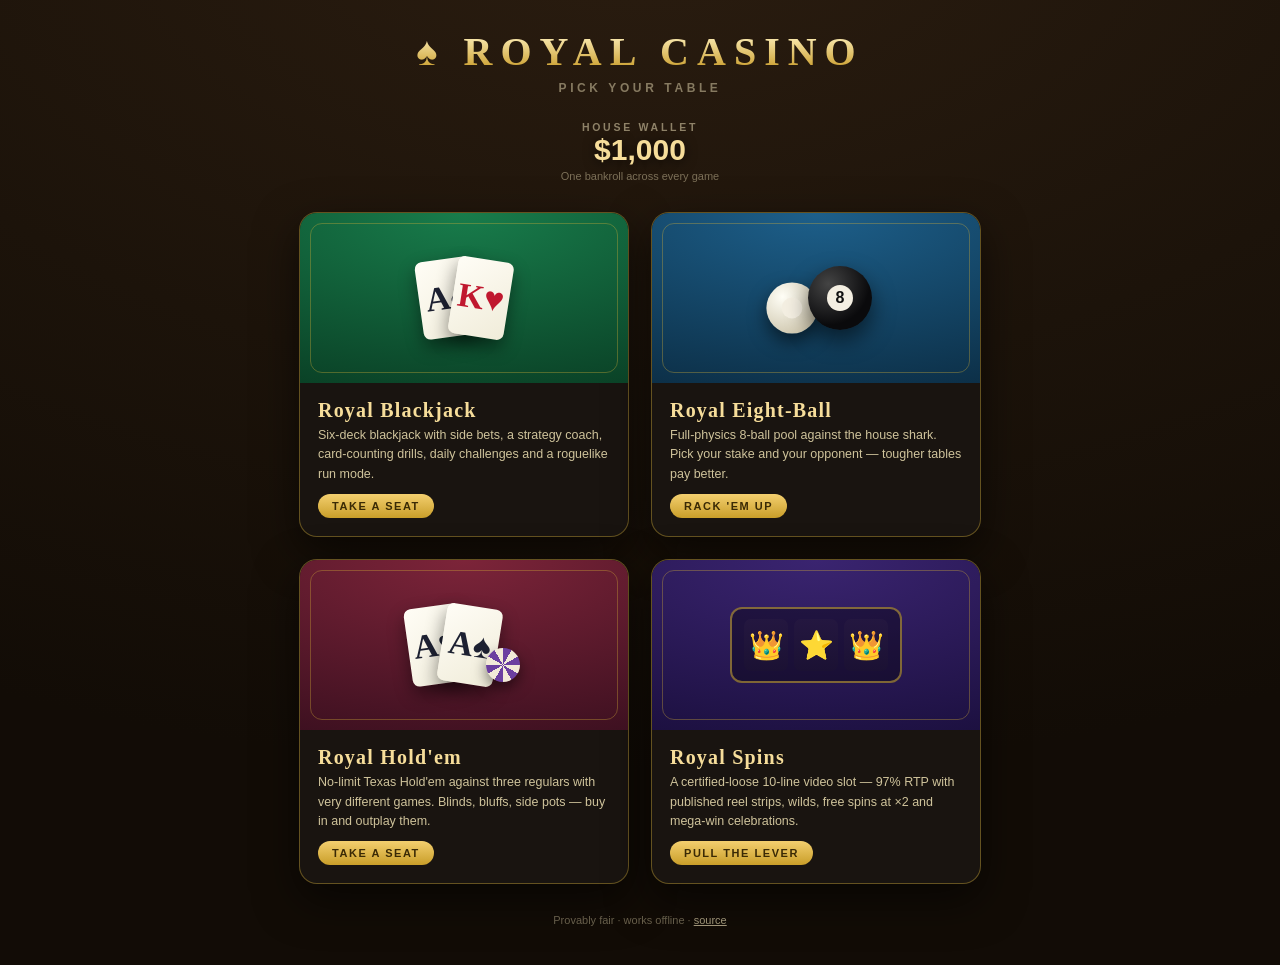
<file: index.html>
<!DOCTYPE html>
<html lang="en">
<head>
<meta charset="utf-8">
<meta name="viewport" content="width=device-width, initial-scale=1">
<title>Royal Casino</title>
<meta name="theme-color" content="#171008">
<link rel="manifest" href="manifest.json">
<link rel="icon" href="icon.svg" type="image/svg+xml">
<style>
:root{--gold:#d4af37;--gold-l:#f6dd9a;--serif:Georgia,'Times New Roman',serif;--sans:-apple-system,BlinkMacSystemFont,'Segoe UI',Roboto,Helvetica,Arial,sans-serif}
*{box-sizing:border-box}
body{margin:0;min-height:100vh;background:radial-gradient(120% 90% at 50% -10%,#2b1d10 0%,#1c130a 55%,#120c06 100%);display:flex;flex-direction:column;align-items:center;justify-content:center;font-family:var(--sans);color:#efe5c8;padding:28px 16px;user-select:none}
.brand{font:800 clamp(26px,5vw,40px) var(--serif);letter-spacing:.2em;text-transform:uppercase;background:linear-gradient(180deg,#f8e7ad 20%,#c89b28 90%);-webkit-background-clip:text;background-clip:text;color:transparent;margin:0 0 6px;text-align:center}
.sub{font:600 12px var(--sans);letter-spacing:.3em;text-transform:uppercase;color:rgba(232,219,180,.5);margin:0 0 26px;text-align:center}
.bank{display:flex;flex-direction:column;align-items:center;margin-bottom:30px}
.blab{font:600 10.5px var(--sans);letter-spacing:.26em;text-transform:uppercase;color:rgba(232,219,180,.55)}
.bamt{font:800 30px var(--sans);color:var(--gold-l);text-shadow:0 2px 12px rgba(0,0,0,.6)}
.bnote{font:400 11px var(--sans);color:rgba(232,219,180,.45);margin-top:3px}
.games{display:flex;gap:22px;flex-wrap:wrap;justify-content:center;max-width:860px}
.game{display:block;width:330px;text-decoration:none;color:inherit;border-radius:18px;border:1px solid rgba(212,175,55,.4);overflow:hidden;background:#191410;box-shadow:0 16px 44px rgba(0,0,0,.55);transition:transform .2s,box-shadow .2s,border-color .2s}
.game:hover{transform:translateY(-6px);border-color:rgba(212,175,55,.9);box-shadow:0 24px 60px rgba(0,0,0,.7),0 0 30px rgba(212,175,55,.18)}
.art{height:170px;position:relative;display:flex;align-items:center;justify-content:center}
.art.bj{background:radial-gradient(130% 110% at 50% 0%,#187c4b 0%,#0a4126 100%)}
.art.pl{background:radial-gradient(130% 110% at 50% 0%,#1d5f8a 0%,#0c2f47 100%)}
.art.pk{background:radial-gradient(130% 110% at 50% 0%,#7c2439 0%,#3d1020 100%)}
.art.sl{background:radial-gradient(130% 110% at 50% 0%,#3a2470 0%,#1c1040 100%)}
.slotart{display:flex;gap:6px;background:rgba(0,0,0,.35);border:2px solid rgba(212,175,55,.55);border-radius:12px;padding:10px 12px}
.slotart span{width:44px;height:52px;display:flex;align-items:center;justify-content:center;font-size:28px;background:linear-gradient(180deg,#241740,#1b1133);border-radius:7px}
.art.pk .cardart+.cardart{color:#1d2132}
.chipart{width:34px;height:34px;border-radius:50%;background:repeating-conic-gradient(#6b3fa0 0 30deg,#f2ead8 30deg 60deg);box-shadow:0 6px 14px rgba(0,0,0,.5);margin-left:-12px;transform:translateY(20px);z-index:2}
.art::after{content:'';position:absolute;inset:10px;border-radius:12px;border:1.5px solid rgba(212,175,55,.35);pointer-events:none}
.cardart{width:56px;height:78px;background:linear-gradient(140deg,#fffdf6,#f0ecd9);border-radius:7px;display:flex;align-items:center;justify-content:center;font:700 34px var(--serif);color:#1d2132;box-shadow:0 8px 18px rgba(0,0,0,.45);transform:rotate(-8deg)}
.cardart+.cardart{margin-left:-22px;transform:rotate(9deg);color:#c0182f;z-index:1}
.ballart{width:64px;height:64px;border-radius:50%;background:radial-gradient(circle at 32% 28%,#444 0%,#0a0a0c 65%);box-shadow:0 10px 22px rgba(0,0,0,.55);display:flex;align-items:center;justify-content:center;position:relative}
.ballart::before{content:'8';width:26px;height:26px;border-radius:50%;background:#f4efe2;display:flex;align-items:center;justify-content:center;font:800 16px var(--sans);color:#111}
.ballart.cue{background:radial-gradient(circle at 32% 28%,#fffef6 0%,#cfc7ae 80%);margin-right:-16px;transform:translateY(10px) scale(.8);z-index:0}
.ballart.cue::before{content:''}
.meta{padding:16px 18px 18px}
.meta h2{margin:0 0 4px;font:700 20px var(--serif);letter-spacing:.06em;color:var(--gold-l)}
.meta p{margin:0;font:400 12.5px/1.55 var(--sans);color:#cfc39b}
.tag{display:inline-block;margin-top:10px;font:700 11px var(--sans);letter-spacing:.14em;text-transform:uppercase;color:#3a2a05;background:linear-gradient(180deg,#f3cf6f,#c99e29);border-radius:999px;padding:6px 14px}
.foot{margin-top:30px;font:400 11px var(--sans);color:rgba(232,219,180,.4);text-align:center}
.foot a{color:rgba(232,219,180,.65)}
</style>
</head>
<body>
<h1 class="brand">♠ Royal Casino</h1>
<p class="sub">Pick your table</p>
<div class="bank">
  <span class="blab">House wallet</span>
  <span class="bamt" id="bankAmt">$1,000</span>
  <span class="bnote">One bankroll across every game</span>
</div>
<div class="games">
  <a class="game" href="blackjack/">
    <div class="art bj"><div class="cardart">A♠</div><div class="cardart">K♥</div></div>
    <div class="meta">
      <h2>Royal Blackjack</h2>
      <p>Six-deck blackjack with side bets, a strategy coach, card-counting drills, daily challenges and a roguelike run mode.</p>
      <span class="tag">Take a seat</span>
    </div>
  </a>
  <a class="game" href="pool/">
    <div class="art pl"><div class="ballart cue"></div><div class="ballart"></div></div>
    <div class="meta">
      <h2>Royal Eight-Ball</h2>
      <p>Full-physics 8-ball pool against the house shark. Pick your stake and your opponent — tougher tables pay better.</p>
      <span class="tag">Rack 'em up</span>
    </div>
  </a>
  <a class="game" href="poker/">
    <div class="art pk"><div class="cardart">A♥</div><div class="cardart">A♠</div><div class="chipart"></div></div>
    <div class="meta">
      <h2>Royal Hold'em</h2>
      <p>No-limit Texas Hold'em against three regulars with very different games. Blinds, bluffs, side pots — buy in and outplay them.</p>
      <span class="tag">Take a seat</span>
    </div>
  </a>
  <a class="game" href="slots/">
    <div class="art sl"><div class="slotart"><span>👑</span><span>⭐</span><span>👑</span></div></div>
    <div class="meta">
      <h2>Royal Spins</h2>
      <p>A certified-loose 10-line video slot — 97% RTP with published reel strips, wilds, free spins at ×2 and mega-win celebrations.</p>
      <span class="tag">Pull the lever</span>
    </div>
  </a>
</div>
<p class="foot">Provably fair · works offline · <a href="https://github.com/batuhanisik751/Blackjack">source</a></p>
<script>
'use strict';
function readBank(){
  try{
    const v = localStorage.getItem('bj-bank');
    if(v == null) return 1000;
    const p = JSON.parse(v);
    return (typeof p === 'number' && isFinite(p)) ? p : 1000;
  }catch(e){ return 1000 }
}
function fmtMoney(n){
  n = Math.round(n * 100) / 100;
  const o = Number.isInteger(n) ? { maximumFractionDigits: 0 } : { minimumFractionDigits: 2, maximumFractionDigits: 2 };
  return (n < 0 ? '−$' : '$') + Math.abs(n).toLocaleString('en-US', o);
}
function refresh(){ document.getElementById('bankAmt').textContent = fmtMoney(readBank()) }
refresh();
window.addEventListener('storage', function(e){ if(e.key === 'bj-bank') refresh() });
window.addEventListener('pageshow', refresh);
if('serviceWorker' in navigator && location.protocol !== 'file:'){
  try{ navigator.serviceWorker.register('sw.js') }catch(e){}
}
</script>
</body>
</html>
</file>
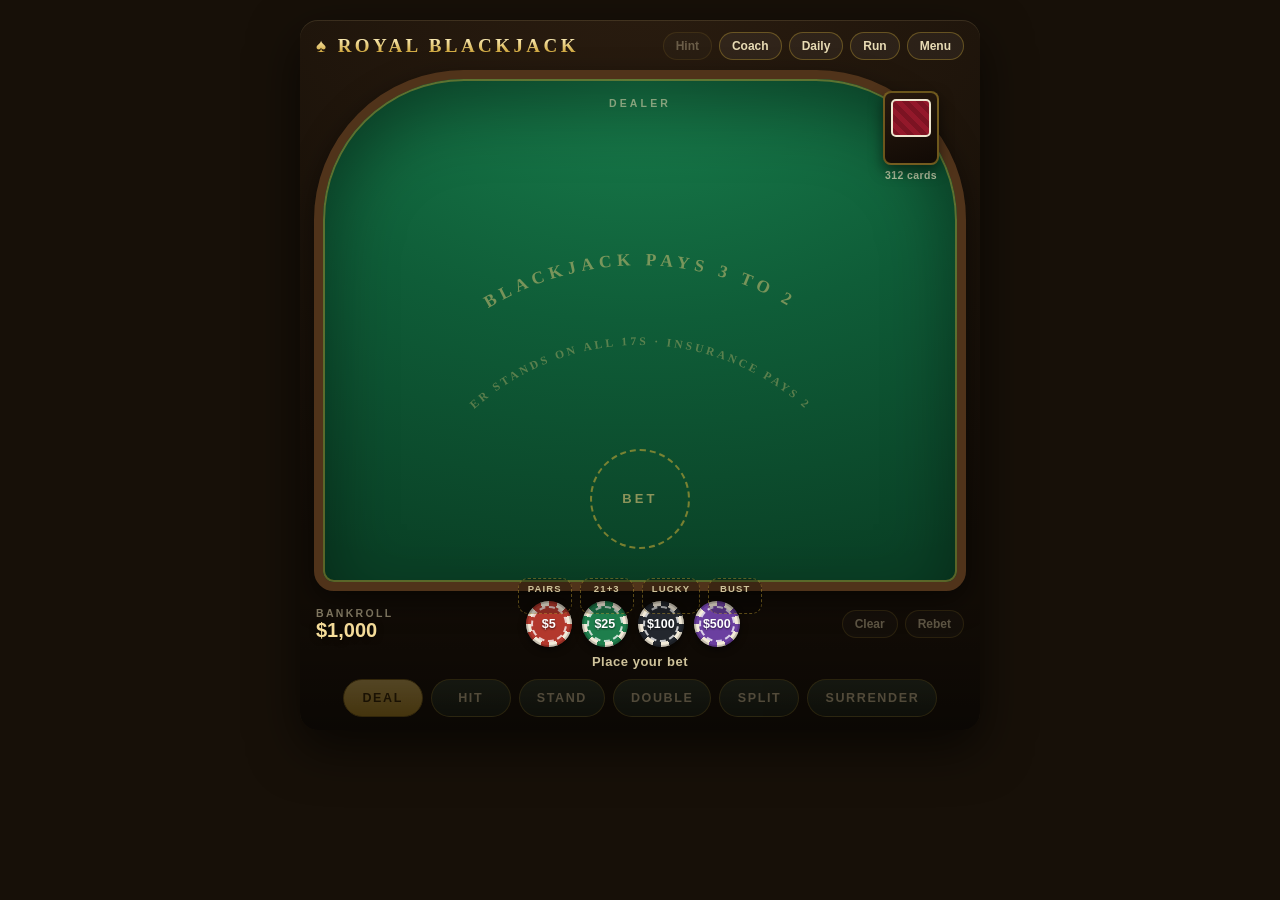
<file: blackjack/index.html>
<!DOCTYPE html>
<html lang="en">
<head>
<meta charset="utf-8">
<meta name="viewport" content="width=device-width, initial-scale=1">
<title>Royal Blackjack</title>
<meta name="theme-color" content="#171008">
<link rel="manifest" href="../manifest.json">
<link rel="icon" href="../icon.svg" type="image/svg+xml">
<link rel="stylesheet" href="css/styles.css">
</head>
<body>
<h2 class="sr-only">Interactive blackjack casino game with chip betting, animated dealing, splits, double down, insurance, hints, and session statistics</h2>
<div id="bjApp">
  <canvas id="fxCanvas"></canvas>
  <header class="topbar">
    <a class="brand" href="../" title="Back to the casino lobby">♠ Royal Blackjack</a>
    <span class="mode-badge" id="modeBadge"></span>
    <div class="topbtns">
      <button class="tbtn" id="btnHint" title="Basic strategy advice (B)">Hint</button>
      <button class="tbtn" id="btnCoach" title="Real-time strategy coaching (K)">Coach</button>
      <button class="tbtn" id="btnDaily" title="Daily challenge — same shuffle for everyone">Daily</button>
      <button class="tbtn" id="btnRun" title="Roguelike run mode">Run</button>
      <button class="tbtn" id="btnMenu" title="Stats, trainer, settings and more">Menu</button>
    </div>
  </header>
  <main class="table">
    <svg class="arc" viewBox="0 0 560 170" aria-hidden="true">
      <defs>
        <path id="arcP1" d="M 30 150 A 300 300 0 0 1 530 150" fill="none"></path>
        <path id="arcP2" d="M 105 168 A 255 255 0 0 1 455 168" fill="none"></path>
      </defs>
      <text class="a1"><textPath href="#arcP1" startOffset="50%" text-anchor="middle">Blackjack pays 3 to 2</textPath></text>
      <text class="a2"><textPath href="#arcP2" startOffset="50%" text-anchor="middle">Dealer stands on all 17s · Insurance pays 2 to 1</textPath></text>
    </svg>
    <div class="shoe">
      <div class="shoe-stack" id="shoeStack"></div>
      <div class="shoe-n" id="shoeN"></div>
    </div>
    <div class="dealer-wrap">
      <div class="zone-label">Dealer</div>
      <div class="hand" id="dealerHand"></div>
      <div class="hand-meta"><span class="score-badge" id="dealerScore"></span></div>
    </div>
    <div class="banner" id="banner"></div>
    <div class="player-row" id="playerRow"></div>
    <div class="bet-spot">
      <div class="bet-circle empty" id="betCircle"><div class="bet-stack" id="betStack"></div></div>
      <div class="bet-amt" id="betAmt"></div>
      <div class="side-row" id="sideRow">
        <button class="side-spot" data-side="pp" title="Perfect Pairs — pair 6:1, colored 12:1, perfect 25:1 ($5 per click)"><span class="ss-name">Pairs</span><span class="ss-amt" id="ssamt-pp"></span></button>
        <button class="side-spot" data-side="tp" title="21+3 — flush 5:1, straight 10:1, trips 30:1, str. flush 40:1, suited trips 100:1"><span class="ss-name">21+3</span><span class="ss-amt" id="ssamt-tp"></span></button>
        <button class="side-spot" data-side="ll" title="Lucky Lucky — 19/20 pays 2:1, 21 up to 15:1, 6-7-8 up to 100:1, 7-7-7 up to 200:1"><span class="ss-name">Lucky</span><span class="ss-amt" id="ssamt-ll"></span></button>
        <button class="side-spot" data-side="bust" title="Buster — pays when the dealer busts, 2:1 up to 250:1 by card count"><span class="ss-name">Bust</span><span class="ss-amt" id="ssamt-bust"></span></button>
      </div>
    </div>
    <div class="toastN" id="toastEl"></div>
  </main>
  <footer class="console">
    <div class="crow">
      <div class="bank" id="bankWrap"><span class="blab">Bankroll</span><span id="bankAmt">$1,000</span></div>
      <div class="rack" id="rack">
        <button class="chip chip-5" data-d="5" aria-label="Bet 5 dollars"><span>$5</span></button>
        <button class="chip chip-25" data-d="25" aria-label="Bet 25 dollars"><span>$25</span></button>
        <button class="chip chip-100" data-d="100" aria-label="Bet 100 dollars"><span>$100</span></button>
        <button class="chip chip-500" data-d="500" aria-label="Bet 500 dollars"><span>$500</span></button>
      </div>
      <div class="bet-tools">
        <button class="tbtn" id="btnClear">Clear</button>
        <button class="tbtn" id="btnRebet">Rebet</button>
      </div>
    </div>
    <div class="msgline" id="msgEl" aria-live="polite"></div>
    <div class="crow actions">
      <button class="abtn deal" id="btnDeal">Deal</button>
      <button class="abtn" id="btnHit">Hit</button>
      <button class="abtn" id="btnStand">Stand</button>
      <button class="abtn" id="btnDouble">Double</button>
      <button class="abtn" id="btnSplit">Split</button>
      <button class="abtn" id="btnSurrender">Surrender</button>
    </div>
  </footer>
  <div class="overlay" id="ovInsurance">
    <div class="panel">
      <h3>Insurance?</h3>
      <p id="insText"></p>
      <div class="prow"><button class="tbtn" id="btnInsNo">No thanks (N)</button><button class="gbtn" id="btnInsYes">Take insurance (Y)</button></div>
    </div>
  </div>
  <div class="overlay" id="ovStats">
    <div class="panel">
      <h3>Session stats</h3>
      <canvas id="bkChart" width="380" height="92" style="width:100%;margin-bottom:12px"></canvas>
      <div class="sgrid" id="sgrid"></div>
      <div class="prow"><button class="tbtn" id="btnReset">Reset bankroll &amp; stats</button><button class="gbtn" id="btnStatsClose">Close</button></div>
    </div>
  </div>
  <div class="overlay" id="ovRules">
    <div class="panel">
      <h3>House rules</h3>
      <ul>
        <li>Six-deck shoe, reshuffled when it runs low</li>
        <li>Blackjack pays 3 to 2 · dealer stands on all 17s</li>
        <li>Dealer peeks for blackjack with an ace or ten showing</li>
        <li>Insurance on an ace costs half your bet, pays 2 to 1</li>
        <li>Double down on any first two cards, including after a split</li>
        <li>Split once on any equal-value pair · split aces get one card each</li>
        <li>Surrender your first two cards to keep half your bet</li>
        <li>Decks, soft-17, payouts, peek and more are configurable in Menu → Settings</li>
      </ul>
      <h3>Shortcuts</h3>
      <p><span class="kbd">H</span> hit · <span class="kbd">S</span> stand · <span class="kbd">D</span> double · <span class="kbd">P</span> split · <span class="kbd">U</span> surrender · <span class="kbd">Enter</span> deal · <span class="kbd">R</span> rebet · <span class="kbd">C</span> clear · <span class="kbd">1–4</span> chips · <span class="kbd">B</span> hint · <span class="kbd">M</span> sound</p>
      <div class="prow"><button class="gbtn" id="btnRulesClose">Close</button></div>
    </div>
  </div>
  <div class="overlay" id="ovLoan">
    <div class="panel">
      <h3>Out of chips</h3>
      <p id="loanText">The pit boss looks you over, sighs, and slides a fresh $1,000 across the felt. The house keeps track of these things.</p>
      <div class="prow"><button class="gbtn" id="btnLoan">Take the credit</button></div>
    </div>
  </div>
  <div class="overlay" id="ovMenu">
    <div class="panel">
      <h3>Menu</h3>
      <div class="menu-grid">
        <button class="mbtn" id="btnStats">Stats</button>
        <button class="mbtn" id="mAch">Achievements</button>
        <button class="mbtn" id="mTrainer">Trainer</button>
        <button class="mbtn" id="mChart">Strategy chart</button>
        <button class="mbtn" id="mSettings">Settings</button>
        <button class="mbtn" id="mFair">Fairness</button>
        <button class="mbtn" id="btnRules">Rules</button>
        <button class="mbtn" id="btnSound">Sound on</button>
      </div>
      <div class="prow"><button class="gbtn" id="btnMenuClose">Close</button></div>
    </div>
  </div>
  <div class="overlay" id="ovSettings">
    <div class="panel">
      <h3>Settings</h3>
      <div id="setBody"></div>
      <div class="prow"><button class="gbtn" id="btnSettingsClose">Close</button></div>
    </div>
  </div>
  <div class="overlay" id="ovAch">
    <div class="panel wide">
      <h3>Achievements</h3>
      <div id="achBody"></div>
      <div class="prow"><button class="gbtn" id="btnAchClose">Close</button></div>
    </div>
  </div>
  <div class="overlay" id="ovTrainer">
    <div class="panel wide">
      <h3>Trainer</h3>
      <div id="trainBody"></div>
      <div class="prow"><button class="gbtn" id="btnTrainerClose">Close</button></div>
    </div>
  </div>
  <div class="overlay" id="ovChart">
    <div class="panel wide">
      <h3>Strategy chart</h3>
      <div id="chartBody"></div>
      <div class="prow"><button class="gbtn" id="btnChartClose">Close</button></div>
    </div>
  </div>
  <div class="overlay" id="ovFair">
    <div class="panel">
      <h3>Provably fair</h3>
      <div id="fairBody"></div>
      <div class="prow"><button class="gbtn" id="btnFairClose">Close</button></div>
    </div>
  </div>
  <div class="overlay" id="ovDaily">
    <div class="panel">
      <h3 id="dailyTitle">Daily challenge</h3>
      <div id="dailyBody"></div>
      <div class="prow" id="dailyRow"></div>
    </div>
  </div>
  <div class="overlay" id="ovRun">
    <div class="panel">
      <h3 id="runTitle">Run mode</h3>
      <div id="runBody"></div>
      <div class="prow" id="runRow"></div>
    </div>
  </div>
</div>
<script src="js/utils.js"></script>
<script src="js/dom.js"></script>
<script src="js/audio.js"></script>
<script src="js/cards.js"></script>
<script src="js/state.js"></script>
<script src="js/sidebets.js"></script>
<script src="js/render.js"></script>
<script src="js/fx.js"></script>
<script src="js/strategy.js"></script>
<script src="js/coach.js"></script>
<script src="js/game.js"></script>
<script src="js/daily.js"></script>
<script src="js/achieve.js"></script>
<script src="js/trainer.js"></script>
<script src="js/sim.js"></script>
<script src="js/fair.js"></script>
<script src="js/run.js"></script>
<script src="js/main.js"></script>
</body>
</html>
</file>
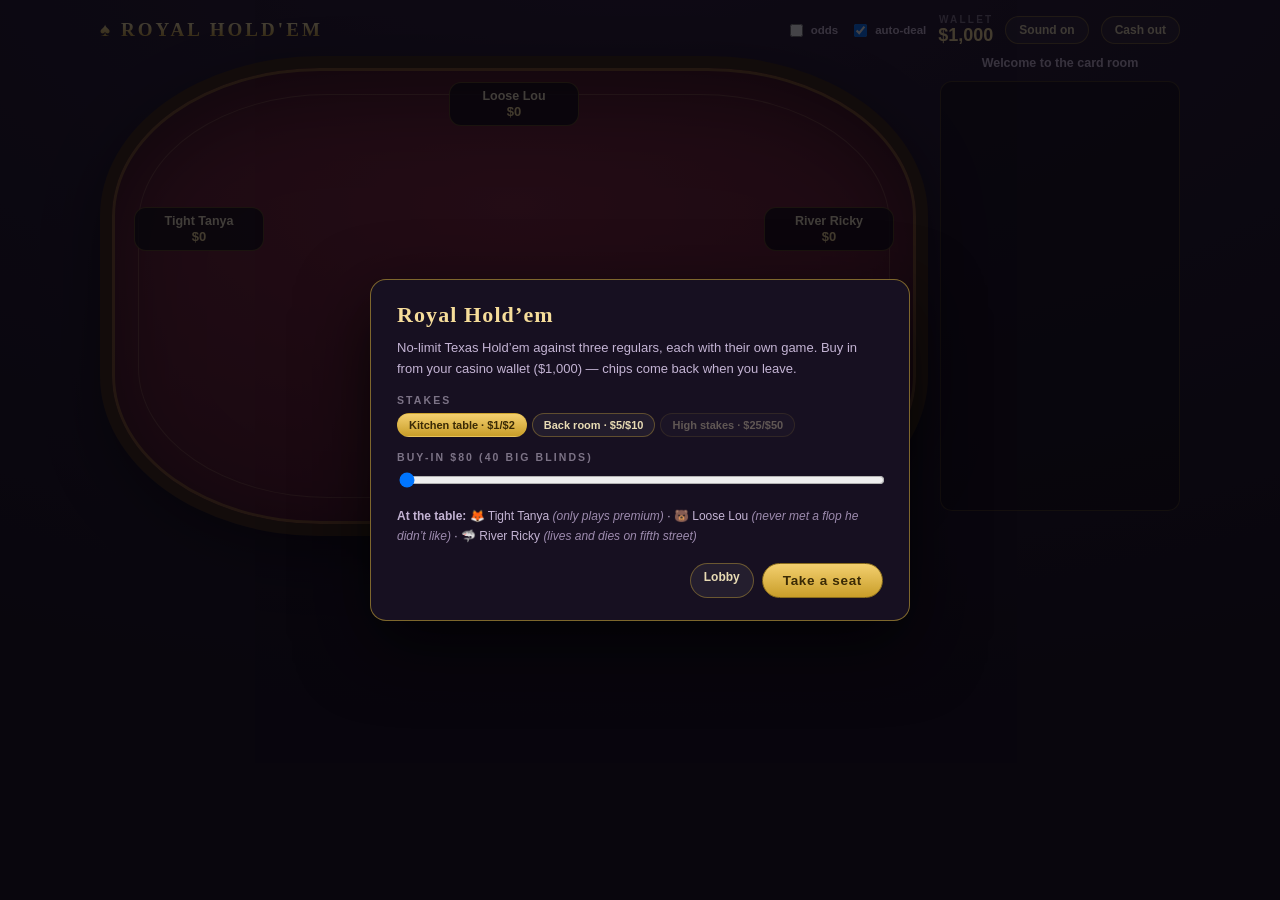
<file: poker/index.html>
<!DOCTYPE html>
<html lang="en">
<head>
<meta charset="utf-8">
<meta name="viewport" content="width=device-width, initial-scale=1">
<title>Royal Hold'em</title>
<meta name="theme-color" content="#160f1c">
<link rel="manifest" href="../manifest.json">
<link rel="icon" href="../icon.svg" type="image/svg+xml">
<link rel="stylesheet" href="css/poker.css">
</head>
<body>
<div id="pkApp">
  <header class="topbar">
    <a class="brand" href="../" title="Back to the casino lobby">♠ Royal Hold'em</a>
    <div class="topr">
      <label class="tog"><input type="checkbox" id="chkOdds"> odds</label>
      <label class="tog"><input type="checkbox" id="chkAuto" checked> auto-deal</label>
      <div class="wal"><span class="wlab">Wallet</span><span id="bankAmt">$1,000</span></div>
      <button class="tbtn" id="btnSound">Sound on</button>
      <button class="tbtn" id="btnLeave">Cash out</button>
    </div>
  </header>
  <div class="stage">
    <div class="ptable">
      <div class="felt-ring"></div>
      <div class="seat s2" id="seat2">
        <div class="pinfo"><span class="pname" id="name2">Loose Lou</span><span class="pstack" id="stack2">$0</span></div>
        <div class="hole" id="hole2"></div>
      </div>
      <div class="seat s1" id="seat1">
        <div class="pinfo"><span class="pname" id="name1">Tight Tanya</span><span class="pstack" id="stack1">$0</span></div>
        <div class="hole" id="hole1"></div>
      </div>
      <div class="seat s3" id="seat3">
        <div class="pinfo"><span class="pname" id="name3">River Ricky</span><span class="pstack" id="stack3">$0</span></div>
        <div class="hole" id="hole3"></div>
      </div>
      <div class="mid">
        <div class="pot" id="potAmt"></div>
        <div class="boardrow" id="board"></div>
      </div>
      <div class="betspot b0" id="bet0"></div>
      <div class="betspot b1" id="bet1"></div>
      <div class="betspot b2" id="bet2"></div>
      <div class="betspot b3" id="bet3"></div>
      <div class="dealer-btn d0" id="dealerBtn">D</div>
      <div class="seat s0" id="seat0">
        <div class="hole you" id="hole0"></div>
        <div class="pinfo"><span class="pname">You</span><span class="pstack" id="stack0">$0</span></div>
      </div>
      <div class="pk-banner" id="banner"></div>
    </div>
    <div class="side">
      <div class="msgline" id="msgEl">Welcome to the card room</div>
      <div class="lgwrap" id="logEl"></div>
    </div>
  </div>
  <div class="actbar" id="actBar">
    <div class="handinfo"><span id="handName"></span><span id="oddsEl"></span></div>
    <div class="actrow">
      <button class="abtn fold" id="btnFold">Fold</button>
      <button class="abtn check" id="btnCheck">Check</button>
      <div class="raisewrap" id="raiseWrap">
        <div class="pillrow" id="presetRow"></div>
        <input type="range" id="raiseSlider">
        <span class="ramt" id="raiseAmt"></span>
        <button class="abtn raise" id="btnRaise">Raise</button>
      </div>
    </div>
    <div class="keys">F fold · C check/call · R raise · A all-in</div>
  </div>
  <div class="overlay" id="ovTable">
    <div class="mpanel">
      <h3 id="tTitle">Royal Hold'em</h3>
      <div id="tBody"></div>
      <div class="prow" id="tRow"></div>
    </div>
  </div>
</div>
<script src="js/wallet.js"></script>
<script src="js/cards.js"></script>
<script src="js/eval.js"></script>
<script src="js/engine.js"></script>
<script src="js/ai.js"></script>
<script src="js/game.js"></script>
</body>
</html>
</file>
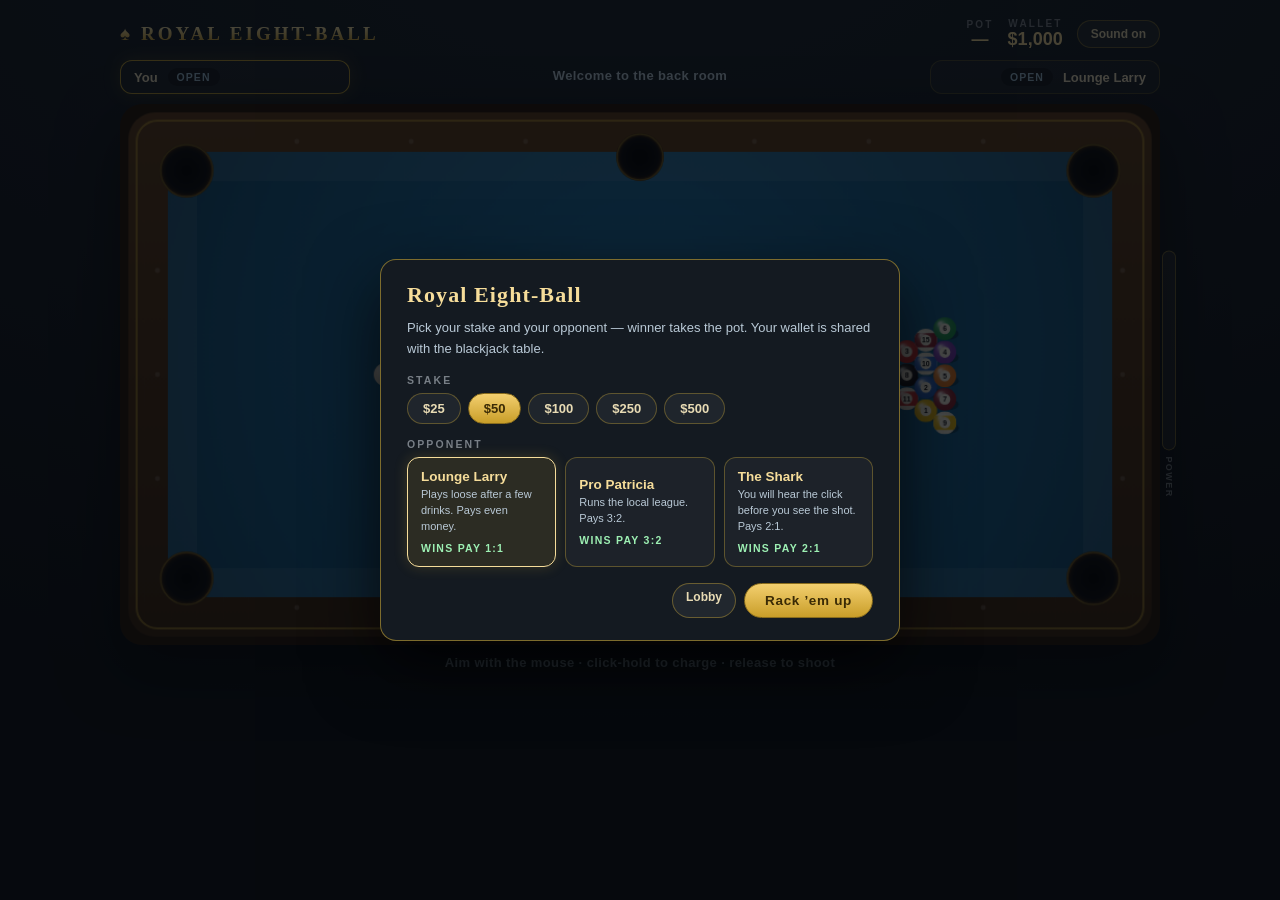
<file: pool/index.html>
<!DOCTYPE html>
<html lang="en">
<head>
<meta charset="utf-8">
<meta name="viewport" content="width=device-width, initial-scale=1">
<title>Royal Eight-Ball</title>
<meta name="theme-color" content="#131a22">
<link rel="manifest" href="../manifest.json">
<link rel="icon" href="../icon.svg" type="image/svg+xml">
<link rel="stylesheet" href="css/pool.css">
</head>
<body>
<div id="plApp">
  <header class="topbar">
    <a class="brand" href="../" title="Back to the casino lobby">♠ Royal Eight-Ball</a>
    <div class="topr">
      <div class="potwrap"><span class="potlab">Pot</span><span id="potAmt">—</span></div>
      <div class="wal"><span class="wlab">Wallet</span><span id="bankAmt">$1,000</span></div>
      <button class="tbtn" id="btnSound">Sound on</button>
    </div>
  </header>
  <div class="hud">
    <div class="panel-side" id="pPanel">
      <span class="pname">You</span>
      <span class="pbadge" id="pBadge">open</span>
      <span class="tray" id="pTray"></span>
    </div>
    <div class="msgline" id="msgEl">Welcome to the back room</div>
    <div class="panel-side" id="cPanel" style="justify-content:flex-end">
      <span class="tray" id="cTray"></span>
      <span class="pbadge" id="cBadge">open</span>
      <span class="pname" id="cName">The House</span>
    </div>
  </div>
  <div class="stage">
    <canvas id="tableCv"></canvas>
    <div class="powercol">
      <div class="powerbar"><div id="powerFill"></div></div>
      <span class="plab">Power</span>
    </div>
    <div class="pl-banner" id="banner"></div>
  </div>
  <div class="msgline" style="opacity:.55">Aim with the mouse · click-hold to charge · release to shoot</div>
  <div class="overlay" id="ovMatch">
    <div class="mpanel">
      <h3 id="mTitle">Royal Eight-Ball</h3>
      <div id="mBody"></div>
      <div class="prow" id="mRow"></div>
    </div>
  </div>
</div>
<script src="js/wallet.js"></script>
<script src="js/physics.js"></script>
<script src="js/ai.js"></script>
<script src="js/game.js"></script>
</body>
</html>
</file>
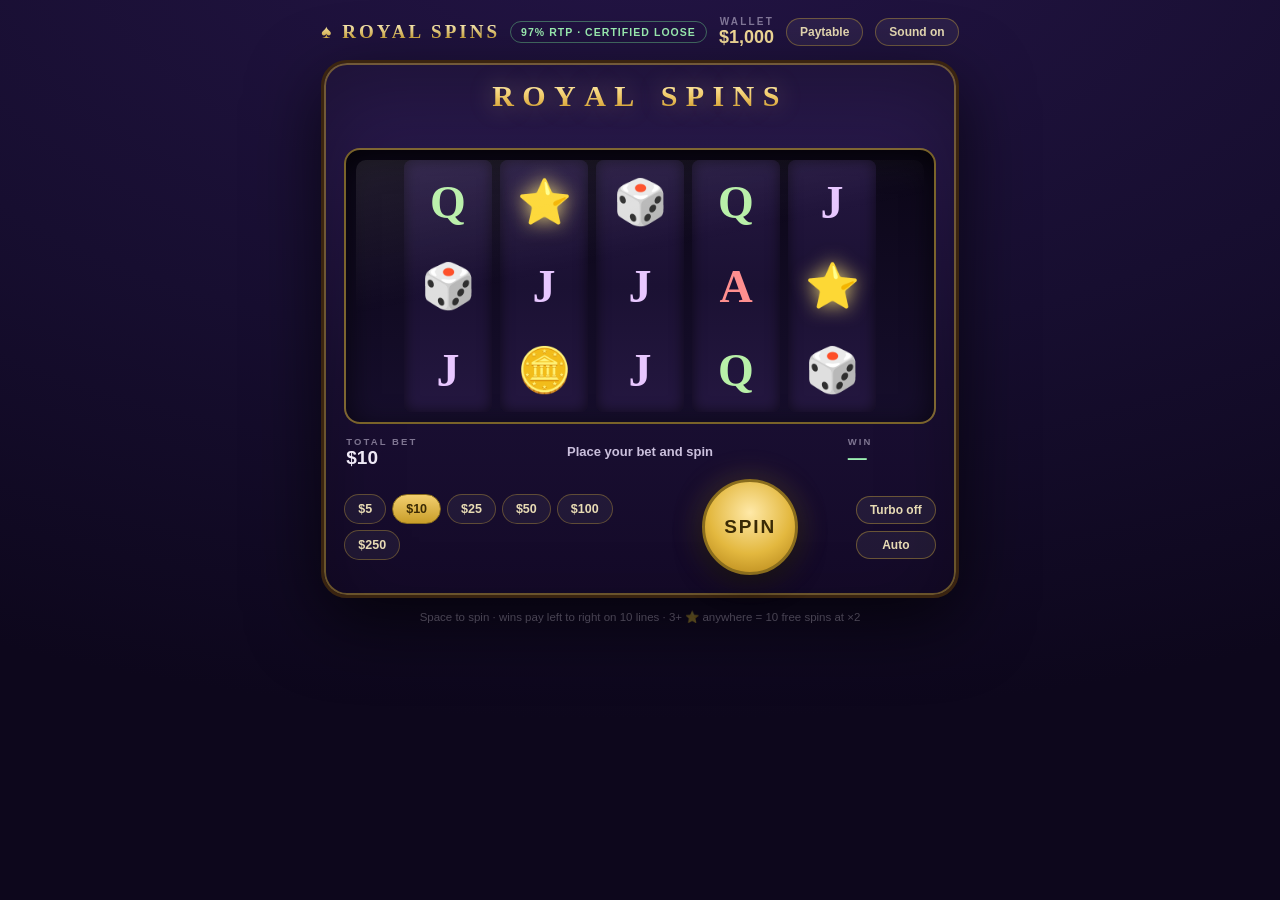
<file: slots/index.html>
<!DOCTYPE html>
<html lang="en">
<head>
<meta charset="utf-8">
<meta name="viewport" content="width=device-width, initial-scale=1">
<title>Royal Spins</title>
<meta name="theme-color" content="#120b26">
<link rel="manifest" href="../manifest.json">
<link rel="icon" href="../icon.svg" type="image/svg+xml">
<link rel="stylesheet" href="css/slots.css">
</head>
<body>
<div id="slApp">
  <header class="topbar">
    <a class="brand" href="../" title="Back to the casino lobby">♠ Royal Spins</a>
    <div class="topr">
      <span class="rtpbadge" title="Published reel strips — see paytable">97% RTP · certified loose</span>
      <div class="wal"><span class="wlab">Wallet</span><span id="bankAmt">$1,000</span></div>
      <button class="tbtn" id="btnPays">Paytable</button>
      <button class="tbtn" id="btnSound">Sound on</button>
    </div>
  </header>
  <div class="cabinet" id="cabinet">
    <div class="marquee"><span>R</span><span>O</span><span>Y</span><span>A</span><span>L</span><span class="gap"></span><span>S</span><span>P</span><span>I</span><span>N</span><span>S</span></div>
    <div class="fsbar" id="fsBar"></div>
    <div class="reelframe">
      <div class="reels" id="reels"></div>
      <svg class="lineovl" id="lineOvl" viewBox="0 0 500 252" preserveAspectRatio="none"></svg>
      <canvas class="coinfx" id="coinFx"></canvas>
      <div class="sl-banner" id="banner"></div>
    </div>
    <div class="inforow">
      <div class="meter"><span class="mlab">Total bet</span><span class="mval" id="betVal">$10</span></div>
      <div class="winmsg" id="winMsg">Place your bet and spin</div>
      <div class="meter"><span class="mlab">Win</span><span class="mval win" id="winVal">—</span></div>
    </div>
    <div class="controls">
      <div class="betrow" id="betRow"></div>
      <button class="spinbtn" id="btnSpin"><span id="spinLbl">SPIN</span></button>
      <div class="sideopts">
        <button class="tbtn opt" id="btnTurbo">Turbo off</button>
        <button class="tbtn opt" id="btnAuto">Auto</button>
      </div>
    </div>
  </div>
  <p class="hint">Space to spin · wins pay left to right on 10 lines · 3+ ⭐ anywhere = 10 free spins at ×2</p>
  <div class="overlay" id="ovPays">
    <div class="mpanel">
      <h3>Paytable &amp; fairness</h3>
      <div id="paysBody"></div>
      <div class="prow"><button class="gbtn" id="btnPaysClose">Close</button></div>
    </div>
  </div>
  <div class="overlay" id="ovCredit">
    <div class="mpanel">
      <h3>Out of money</h3>
      <p class="tlede">The machine ate it all. The house can float you $1,000 — or win it back at another table.</p>
      <div class="prow"><a class="tbtn" href="../">Lobby</a><button class="gbtn" id="btnCredit">Take $1,000 credit</button></div>
    </div>
  </div>
</div>
<script src="js/wallet.js"></script>
<script src="js/engine.js"></script>
<script src="js/game.js"></script>
</body>
</html>
</file>
<file: blackjack/css/styles.css>
body{margin:0;background:#171008;display:flex;justify-content:center;align-items:flex-start;min-height:100vh;padding:20px;box-sizing:border-box}
#bjApp{--gold:#d4af37;--gold-l:#f6dd9a;--serif:Georgia,'Times New Roman',serif;--sans:-apple-system,BlinkMacSystemFont,'Segoe UI',Roboto,Helvetica,Arial,sans-serif;--cw:88px;--ch:calc(var(--cw)*1.42);position:relative;width:100%;max-width:680px;height:710px;margin:0 auto;border-radius:18px;background:radial-gradient(120% 90% at 50% -10%,#2b1d10 0%,#1c130a 55%,#120c06 100%);box-shadow:0 18px 50px rgba(0,0,0,.6),inset 0 1px 0 rgba(246,221,154,.12);overflow:hidden;display:flex;flex-direction:column;user-select:none;-webkit-user-select:none;font-family:var(--sans);color:#efe5c8;box-sizing:border-box}
#bjApp *,#bjApp *::before,#bjApp *::after{box-sizing:border-box}
.sr-only{position:absolute;width:1px;height:1px;overflow:hidden;clip:rect(0 0 0 0);white-space:nowrap}
.topbar{display:flex;align-items:center;justify-content:space-between;padding:12px 16px 6px;gap:8px}
.brand{font:800 19px var(--serif);letter-spacing:.18em;text-transform:uppercase;background:linear-gradient(180deg,#f8e7ad 20%,#c89b28 90%);-webkit-background-clip:text;background-clip:text;color:transparent;text-decoration:none}
.topbtns{display:flex;gap:7px}
.mode-badge{background:linear-gradient(180deg,#f3cf6f,#c99e29);color:#3a2a05;border-radius:999px;padding:3px 10px;font:700 10.5px var(--sans);letter-spacing:.08em;text-transform:uppercase;white-space:nowrap}
.mode-badge:empty{display:none}
.tbtn{background:rgba(255,255,255,.05);border:1px solid rgba(212,175,55,.35);color:#e8dbb4;border-radius:999px;padding:6px 12px;font:600 12px var(--sans);cursor:pointer;transition:.15s;white-space:nowrap}
.tbtn:hover:not(:disabled){border-color:rgba(212,175,55,.85);background:rgba(212,175,55,.13)}
.tbtn:disabled{opacity:.35;cursor:default}
.table{flex:1;margin:4px 14px;position:relative;border-radius:150px 150px 20px 20px;background:radial-gradient(130% 100% at 50% 0%,#187c4b 0%,#0f5d38 48%,#0a4126 100%);border:9px solid #50331a;box-shadow:inset 0 0 0 2px rgba(212,175,55,.4),inset 0 26px 70px rgba(0,0,0,.42),0 10px 28px rgba(0,0,0,.5);display:flex;flex-direction:column;align-items:center;justify-content:space-between;padding:12px 14px 10px;min-height:0}
.arc{position:absolute;left:50%;top:34%;transform:translateX(-50%);width:min(540px,90%);pointer-events:none;z-index:0}
.arc .a1{fill:rgba(226,199,122,.5);font:600 18px var(--serif);letter-spacing:.3em;text-transform:uppercase}
.arc .a2{fill:rgba(226,199,122,.36);font:600 12px var(--serif);letter-spacing:.26em;text-transform:uppercase}
.shoe{position:absolute;top:12px;right:18px;display:flex;flex-direction:column;align-items:center;gap:4px;z-index:2}
.shoe-stack{width:56px;height:74px;border-radius:8px;background:linear-gradient(160deg,#27190e,#110a05);border:2px solid rgba(212,175,55,.45);position:relative;box-shadow:0 6px 14px rgba(0,0,0,.5)}
.shoe-stack::before{content:'';position:absolute;left:6px;right:6px;top:6px;height:38px;border-radius:5px;background:repeating-linear-gradient(45deg,#7c1322 0 5px,#93182a 5px 10px);border:2px solid #efe6d0}
.shoe-stack.shuffling{animation:shuf .22s linear 5}
@keyframes shuf{25%{transform:translateX(-4px) rotate(-2deg)}75%{transform:translateX(4px) rotate(2deg)}}
.shoe-n{font:600 10.5px var(--sans);color:rgba(243,232,200,.7);letter-spacing:.04em}
.zone-label{font:600 10.5px var(--sans);letter-spacing:.3em;text-transform:uppercase;color:rgba(232,219,180,.55)}
.dealer-wrap,.hand-wrap{position:relative;display:flex;flex-direction:column;align-items:center;gap:7px;padding:6px 12px;border-radius:16px;z-index:1;transition:box-shadow .3s}
.hand-wrap.active{box-shadow:0 0 0 1.5px rgba(212,175,55,.6),0 0 26px rgba(212,175,55,.26)}
.player-row{display:flex;gap:28px;align-items:flex-start;justify-content:center;min-height:calc(var(--ch) + 46px);z-index:1}
.hand{display:flex;min-height:var(--ch);min-width:var(--cw);align-items:flex-start;justify-content:center}
.hand-meta{display:flex;gap:8px;align-items:center;min-height:24px}
.score-badge{display:none;background:rgba(10,8,5,.8);color:#f3e8c8;border:1px solid rgba(212,175,55,.4);border-radius:999px;padding:3px 12px;font:700 13px var(--sans)}
.score-badge.on{display:inline-flex}
.score-badge.bust{color:#ff9d9d;border-color:rgba(255,90,90,.65)}
.score-badge.pop{animation:pop .3s}
@keyframes pop{50%{transform:scale(1.28)}}
.bet-badge{display:none;background:rgba(58,42,8,.85);border:1px solid rgba(212,175,55,.55);color:var(--gold-l);border-radius:999px;padding:3px 11px;font:700 12px var(--sans)}
.bet-badge.on{display:inline-flex}
.result-tag{position:absolute;top:-10px;left:50%;transform:translate(-50%,10px);opacity:0;font:800 13.5px var(--sans);letter-spacing:.08em;padding:4px 13px;border-radius:999px;transition:.35s;z-index:6;white-space:nowrap}
.result-tag.show{opacity:1;transform:translate(-50%,-8px)}
.result-tag.win{background:#123f23;color:#9af0b4;border:1px solid #2f9d5c}
.result-tag.lose{background:#3f1212;color:#ffadad;border:1px solid #a33}
.result-tag.push{background:#2e2a1c;color:#e8d9a0;border:1px solid #8a7b46}
.result-tag.bj{background:#3a2c05;color:#ffd97a;border:1px solid var(--gold);box-shadow:0 0 18px rgba(255,205,90,.5)}
.card{width:var(--cw);height:var(--ch);position:relative;flex:0 0 auto;margin-left:calc(var(--cw) * -.6);transform:rotate(var(--tilt,0deg));transition:transform .45s cubic-bezier(.2,.75,.25,1.08),opacity .4s}
.card:first-child{margin-left:0}
.card-inner{position:absolute;inset:0;transform-style:preserve-3d;transition:transform .3s ease;transform:rotateY(180deg)}
.card.faceup .card-inner{transform:rotateY(0deg)}
.cface{position:absolute;inset:0;backface-visibility:hidden;-webkit-backface-visibility:hidden;border-radius:9px;overflow:hidden}
.front{background:linear-gradient(140deg,#fffdf6 0%,#f3efe0 100%);box-shadow:0 7px 16px rgba(0,0,0,.45),inset 0 0 0 1px rgba(0,0,0,.08)}
.front.red{color:#c0182f}.front.blk{color:#1d2132}
.backside{transform:rotateY(180deg);background:#f3ecd9;box-shadow:0 7px 16px rgba(0,0,0,.45)}
.bk{position:absolute;inset:5px;border-radius:6px;background:repeating-linear-gradient(45deg,#7c1322 0 6px,#93182a 6px 12px);box-shadow:inset 0 0 0 2px rgba(246,221,154,.55)}
.card.peek{transform:translateY(-12px) rotate(-7deg) !important;z-index:9}
.card.discard{transform:translate(-460px,-70px) rotate(-32deg) !important;opacity:0;transition:transform .45s ease-in,opacity .42s ease-in}
.card.dbl{transform:rotate(90deg) translateY(-4px) !important;margin-right:14px}
.idx{position:absolute;top:6px;left:7px;display:flex;flex-direction:column;align-items:center;line-height:.95;font-family:var(--serif);z-index:2}
.idx b{font-size:calc(var(--cw)*.19);font-weight:700}
.idx i{font-style:normal;font-size:calc(var(--cw)*.165)}
.idx-b{top:auto;left:auto;bottom:6px;right:7px;transform:rotate(180deg)}
.pips{position:absolute;inset:13% 17%}
.pip{position:absolute;transform:translate(-50%,-50%);font-size:calc(var(--cw)*.2);font-family:var(--serif)}
.pip.fl{transform:translate(-50%,-50%) rotate(180deg)}
.ace{position:absolute;inset:0;display:flex;align-items:center;justify-content:center;font-size:calc(var(--cw)*.55);font-family:var(--serif)}
.court{position:absolute;inset:15% 19%;border:2px solid currentColor;border-radius:6px;display:flex;flex-direction:column;align-items:center;justify-content:center;gap:1px;opacity:.92}
.court .crt{font:700 calc(var(--cw)*.32) var(--serif)}
.court .cst{font-size:calc(var(--cw)*.22)}
.bet-spot{display:flex;flex-direction:column;align-items:center;gap:5px;margin-bottom:2px;z-index:1}
.bet-circle{width:100px;height:100px;border-radius:50%;border:2.5px dashed rgba(212,175,55,.55);position:relative;display:flex;align-items:center;justify-content:center}
.bet-circle.empty::after{content:'Bet';color:rgba(226,199,122,.6);font:600 13px var(--sans);letter-spacing:.24em;text-transform:uppercase}
.bet-stack{position:absolute;bottom:24px;left:0;right:0;height:0}
.bet-amt{color:var(--gold-l);font:700 14.5px var(--sans);min-height:18px;text-shadow:0 1px 3px rgba(0,0,0,.8)}
.side-row{display:flex;gap:8px;margin-top:1px}
.side-spot{display:flex;flex-direction:column;align-items:center;gap:1px;background:rgba(0,0,0,.25);border:1.5px dashed rgba(212,175,55,.4);border-radius:10px;padding:4px 9px;cursor:pointer;color:#cfc39b;transition:.15s;min-width:54px}
.side-spot:hover:not(.off){border-color:rgba(212,175,55,.85);transform:translateY(-2px)}
.side-spot.off{opacity:.45;cursor:default;pointer-events:none}
.ss-name{font:600 9.5px var(--sans);letter-spacing:.12em;text-transform:uppercase}
.ss-amt{font:700 11.5px var(--sans);color:var(--gold-l);min-height:14px}
.side-spot.hit{border-color:#2f9d5c;border-style:solid;box-shadow:0 0 16px rgba(60,220,120,.55)}
.side-spot.miss{border-color:rgba(255,90,90,.55)}
.chip{--c:#b3382c;width:46px;height:46px;border-radius:50%;border:none;position:relative;cursor:pointer;background:repeating-conic-gradient(var(--c) 0 22.5deg,#f2ead8 22.5deg 45deg);box-shadow:0 3px 7px rgba(0,0,0,.5),inset 0 0 0 2px rgba(0,0,0,.18);transition:transform .15s;padding:0;flex:0 0 auto}
.chip::before{content:'';position:absolute;inset:5px;border-radius:50%;background:var(--c);border:2px dashed rgba(255,255,255,.75)}
.chip span{position:absolute;inset:0;display:flex;align-items:center;justify-content:center;color:#fff;font-weight:700;font-size:12.5px;z-index:1;text-shadow:0 1px 2px rgba(0,0,0,.6);font-family:var(--sans)}
.chip-5{--c:#b3382c}.chip-25{--c:#1e7e4c}.chip-100{--c:#23272e}.chip-500{--c:#6b3fa0}
.rack .chip:hover:not(.off){transform:translateY(-4px) scale(1.07)}
.chip.off{opacity:.32;cursor:default;pointer-events:none}
.chip.s{width:36px;height:36px;position:absolute;left:50%;margin-left:-18px}
.chip.s span{font-size:10px}
.chip.fly{position:absolute;z-index:46;transition:transform .55s cubic-bezier(.3,.7,.3,1),opacity .55s;pointer-events:none;margin:0}
.console{padding:6px 16px 13px;display:flex;flex-direction:column;gap:7px;background:linear-gradient(180deg,rgba(0,0,0,0),rgba(0,0,0,.4))}
.crow{display:flex;align-items:center;justify-content:space-between;gap:12px}
.bank{display:flex;flex-direction:column;line-height:1.15;min-width:108px}
.blab{font:600 10.5px var(--sans);letter-spacing:.22em;text-transform:uppercase;color:rgba(232,219,180,.55)}
#bankAmt{font:800 20px var(--sans);color:var(--gold-l);text-shadow:0 1px 6px rgba(0,0,0,.6)}
.rack{display:flex;gap:10px;align-items:center}
.bet-tools{display:flex;gap:7px}
.msgline{text-align:center;font:600 13px var(--sans);color:#cfc39b;min-height:18px;letter-spacing:.04em}
.actions{justify-content:center;flex-wrap:wrap;gap:8px}
.abtn{font:700 12.5px var(--sans);letter-spacing:.13em;text-transform:uppercase;color:#f2e3b6;background:linear-gradient(180deg,#2a3b2f,#16231a);border:1px solid rgba(212,175,55,.45);border-radius:999px;padding:11px 17px;cursor:pointer;transition:all .18s;min-width:80px}
.abtn:hover:not(:disabled){transform:translateY(-2px);box-shadow:0 6px 16px rgba(0,0,0,.45),0 0 12px rgba(212,175,55,.25);border-color:rgba(212,175,55,.85)}
.abtn:active:not(:disabled){transform:translateY(0) scale(.97)}
.abtn:disabled{opacity:.3;cursor:default}
.abtn.deal{background:linear-gradient(180deg,#f3cf6f,#c99e29);color:#3a2a05;border-color:#8a6d1d;position:relative;overflow:hidden}
.abtn.deal:not(:disabled)::after{content:'';position:absolute;top:0;left:-80%;width:50%;height:100%;background:linear-gradient(100deg,transparent,rgba(255,255,255,.55),transparent);animation:shine 2.6s infinite}
@keyframes shine{0%{left:-80%}55%,100%{left:130%}}
.abtn.pulse{animation:hintPulse .55s ease-in-out 2}
@keyframes hintPulse{50%{box-shadow:0 0 22px rgba(212,175,55,.95);transform:translateY(-3px)}}
.banner{position:absolute;left:0;right:0;top:38%;text-align:center;font:800 44px/1.1 var(--serif);letter-spacing:.05em;opacity:0;transform:scale(.6);transition:all .22s;pointer-events:none;z-index:30;text-transform:uppercase}
.banner.show{opacity:1;transform:scale(1);animation:bIn .5s cubic-bezier(.18,1.6,.4,1)}
@keyframes bIn{0%{transform:scale(.5)}70%{transform:scale(1.07)}100%{transform:scale(1)}}
.banner.win{color:#9df0b3;text-shadow:0 0 26px rgba(60,220,120,.6),0 2px 14px rgba(0,0,0,.7)}
.banner.lose{color:#ff9d9d;text-shadow:0 0 22px rgba(255,70,70,.45),0 2px 14px rgba(0,0,0,.7)}
.banner.push{color:#e8d9a0;text-shadow:0 0 18px rgba(220,200,120,.4),0 2px 14px rgba(0,0,0,.7)}
.banner.bj{color:#ffd76a;text-shadow:0 0 16px rgba(255,200,60,.9),0 0 60px rgba(255,180,30,.5);animation:bIn .5s cubic-bezier(.18,1.6,.4,1),glowP 1.1s ease-in-out infinite alternate}
@keyframes glowP{to{text-shadow:0 0 26px rgba(255,210,80,1),0 0 90px rgba(255,190,40,.75)}}
.toastN{position:absolute;top:10px;left:50%;transform:translate(-50%,-8px);background:rgba(12,9,5,.93);color:#f0e3bd;border:1px solid rgba(212,175,55,.5);border-radius:999px;padding:7px 16px;font:600 12.5px var(--sans);opacity:0;transition:.3s;z-index:66;pointer-events:none;white-space:nowrap;max-width:92%}
.toastN.show{opacity:1;transform:translate(-50%,0)}
#fxCanvas{position:absolute;inset:0;z-index:60;pointer-events:none}
.overlay{position:absolute;inset:0;display:flex;align-items:center;justify-content:center;background:rgba(8,6,3,.66);opacity:0;visibility:hidden;pointer-events:none;transition:opacity .25s,visibility .25s;z-index:70}
.overlay.show{opacity:1;visibility:visible;pointer-events:auto}
.panel{background:#191410;border:1px solid rgba(212,175,55,.55);border-radius:14px;padding:20px 24px;max-width:430px;width:88%;max-height:84%;overflow:auto;box-shadow:0 20px 60px rgba(0,0,0,.7)}
.panel h3{margin:0 0 10px;font:700 19px var(--serif);color:var(--gold-l);letter-spacing:.06em}
.panel p{margin:0 0 14px;font:400 13.5px/1.55 var(--sans);color:#d9cba2}
.panel ul{margin:0 0 14px;padding-left:18px;font:400 13px/1.65 var(--sans);color:#d9cba2}
.prow{display:flex;gap:8px;justify-content:flex-end;flex-wrap:wrap}
.gbtn{background:linear-gradient(180deg,#f3cf6f,#c99e29);color:#3a2a05;border:1px solid #8a6d1d;border-radius:999px;padding:9px 18px;font:700 13px var(--sans);cursor:pointer;letter-spacing:.06em}
.gbtn:hover{filter:brightness(1.08)}
.sgrid{display:grid;grid-template-columns:1fr auto;gap:6px 18px;font:500 13.5px var(--sans);color:#d9cba2;margin-bottom:16px}
.sgrid b{color:#f3e8c8;font-weight:700;text-align:right}
.sgrid .pos{color:#9af0b4}.sgrid .neg{color:#ffadad}
.hand .card:hover{transform:rotate(var(--tilt,0deg)) translateY(-7px)}
#bjApp.hitstop{transform:scale(1.015);filter:brightness(1.3) saturate(1.2)}
#bjApp.hitstop .table{box-shadow:inset 0 0 0 2px rgba(255,215,90,.9),inset 0 26px 70px rgba(0,0,0,.42),0 10px 28px rgba(0,0,0,.5)}
.shake{animation:shake .45s}
@keyframes shake{20%{transform:translateX(-7px)}40%{transform:translateX(6px)}60%{transform:translateX(-4px)}80%{transform:translateX(3px)}}
.kbd{display:inline-block;background:rgba(255,255,255,.08);border:1px solid rgba(212,175,55,.3);border-radius:5px;padding:0 6px;font:600 11.5px var(--sans);color:#e8dbb4;margin-right:2px}
#bjApp[data-speed="fast"] .card{transition-duration:.22s}
#bjApp[data-speed="fast"] .card-inner{transition-duration:.16s}
#bjApp[data-speed="instant"] .card{transition-duration:.06s}
#bjApp[data-speed="instant"] .card-inner{transition-duration:.05s}
#bjApp[data-speed="instant"] .chip.fly{transition-duration:.12s}
.menu-grid{display:grid;grid-template-columns:1fr 1fr;gap:8px;margin-bottom:16px}
.mbtn{background:rgba(255,255,255,.05);border:1px solid rgba(212,175,55,.4);color:#e8dbb4;border-radius:10px;padding:13px 10px;font:600 13px var(--sans);cursor:pointer;transition:.15s}
.mbtn:hover{border-color:rgba(212,175,55,.85);background:rgba(212,175,55,.12)}
.panel.wide{max-width:560px}
.tbtn.on{background:linear-gradient(180deg,#f3cf6f,#c99e29);color:#3a2a05;border-color:#8a6d1d}
.set-sec{margin-bottom:14px}
.set-label{font:600 10.5px var(--sans);letter-spacing:.2em;text-transform:uppercase;color:rgba(232,219,180,.55);margin-bottom:7px}
.pillrow{display:flex;gap:6px;flex-wrap:wrap}
.pill{background:rgba(255,255,255,.05);border:1px solid rgba(212,175,55,.35);color:#e8dbb4;border-radius:999px;padding:6px 13px;font:600 12px var(--sans);cursor:pointer;transition:.15s}
.pill:hover{border-color:rgba(212,175,55,.8)}
.pill.sel{background:linear-gradient(180deg,#f3cf6f,#c99e29);color:#3a2a05;border-color:#8a6d1d}
.pill:disabled{opacity:.4;cursor:default}
#bjApp[data-back="navy"] .bk{background:repeating-linear-gradient(45deg,#142447 0 6px,#1c3261 6px 12px);box-shadow:inset 0 0 0 2px rgba(154,186,240,.55)}
#bjApp[data-back="emeraldb"] .bk{background:repeating-linear-gradient(135deg,#0d4f33 0 6px,#136442 6px 12px);box-shadow:inset 0 0 0 2px rgba(154,240,186,.5)}
#bjApp[data-back="gold"] .bk{background:repeating-linear-gradient(45deg,#8a6d1d 0 6px,#a8861f 6px 12px);box-shadow:inset 0 0 0 2px rgba(255,235,170,.7)}
#bjApp[data-back="midnight"] .bk{background:repeating-linear-gradient(45deg,#191a2e 0 6px,#23244a 6px 12px);box-shadow:inset 0 0 0 2px rgba(170,170,220,.5)}
#bjApp[data-felt="burgundy"] .table{background:radial-gradient(130% 100% at 50% 0%,#8e2438 0%,#6e1a2a 48%,#4b1019 100%)}
#bjApp[data-felt="midnightf"] .table{background:radial-gradient(130% 100% at 50% 0%,#1d3a6b 0%,#142a52 48%,#0d1c38 100%)}
#bjApp[data-felt="charcoal"] .table{background:radial-gradient(130% 100% at 50% 0%,#3a3f46 0%,#2b3036 48%,#1d2126 100%)}
#bjApp[data-felt="royal"] .table{background:radial-gradient(130% 100% at 50% 0%,#5b2a8e 0%,#46206e 48%,#2f1449 100%)}
.sw{width:44px;height:32px;border-radius:7px;cursor:pointer;border:2px solid rgba(212,175,55,.3);padding:0;transition:.15s}
.sw:hover{transform:translateY(-2px)}
.sw.sel{border-color:var(--gold-l);box-shadow:0 0 10px rgba(246,221,154,.5)}
.sw.lk{opacity:.32;cursor:default}
.sw-felt-emerald{background:radial-gradient(130% 100% at 50% 0%,#187c4b,#0a4126)}
.sw-felt-burgundy{background:radial-gradient(130% 100% at 50% 0%,#8e2438,#4b1019)}
.sw-felt-midnightf{background:radial-gradient(130% 100% at 50% 0%,#1d3a6b,#0d1c38)}
.sw-felt-charcoal{background:radial-gradient(130% 100% at 50% 0%,#3a3f46,#1d2126)}
.sw-felt-royal{background:radial-gradient(130% 100% at 50% 0%,#5b2a8e,#2f1449)}
.sw-back-crimson{background:repeating-linear-gradient(45deg,#7c1322 0 5px,#93182a 5px 10px)}
.sw-back-navy{background:repeating-linear-gradient(45deg,#142447 0 5px,#1c3261 5px 10px)}
.sw-back-emeraldb{background:repeating-linear-gradient(135deg,#0d4f33 0 5px,#136442 5px 10px)}
.sw-back-gold{background:repeating-linear-gradient(45deg,#8a6d1d 0 5px,#a8861f 5px 10px)}
.sw-back-midnight{background:repeating-linear-gradient(45deg,#191a2e 0 5px,#23244a 5px 10px)}
.ach-grid{display:grid;grid-template-columns:repeat(auto-fill,minmax(155px,1fr));gap:8px}
.ach{border:1px solid rgba(212,175,55,.35);border-radius:10px;padding:9px 11px;background:rgba(0,0,0,.25)}
.ach.lk{opacity:.4;filter:grayscale(1)}
.ach b{display:block;font:700 12px var(--sans);color:#f3e8c8;margin-bottom:2px}
.ach span{font:400 11px/1.4 var(--sans);color:#cfc39b}
.schart{border-collapse:collapse;margin:6px 0;width:100%}
.schart th{font:600 9.5px var(--sans);color:#cfc39b;padding:2px 0}
.schart td{min-width:22px;height:18px;text-align:center;font:700 9.5px var(--sans);color:#fff;border:1px solid rgba(0,0,0,.45);padding:0}
.schart td.hl{outline:2px solid #fff;outline-offset:-2px}
.schart .rl{color:#cfc39b;font:600 9.5px var(--sans);padding:0 6px 0 0;text-align:right;background:transparent;border:none;white-space:nowrap}
.perk-row{display:flex;flex-direction:column;gap:8px;margin:6px 0 4px}
.perk{display:block;text-align:left;background:rgba(0,0,0,.3);border:1px solid rgba(212,175,55,.45);border-radius:10px;padding:10px 13px;cursor:pointer;transition:.15s}
.perk:hover{border-color:rgba(212,175,55,.95);background:rgba(212,175,55,.1);transform:translateY(-2px)}
.perk b{display:block;font:700 13px var(--sans);color:#f6dd9a;margin-bottom:2px}
.perk span{font:400 11.5px/1.45 var(--sans);color:#d9cba2}
.fair-e{border:1px solid rgba(212,175,55,.3);border-radius:8px;padding:7px 10px;margin-bottom:7px;font:400 10.5px/1.5 ui-monospace,Menlo,monospace;color:#cfc39b;word-break:break-all}
.fair-e.on{border-color:rgba(212,175,55,.8);background:rgba(212,175,55,.07)}
.fair-e b{display:block;font:700 11px var(--sans);color:#f3e8c8}
.fair-e span{display:block}
.leg{display:flex;gap:7px;flex-wrap:wrap;margin-bottom:4px}
.leg span{font:600 10px var(--sans);padding:2px 8px;border-radius:4px;color:#fff}
#bjApp[data-heat="1"] .player-row{filter:drop-shadow(0 0 14px rgba(255,150,40,.35))}
#bjApp[data-heat="2"] .player-row{filter:drop-shadow(0 0 20px rgba(255,120,30,.55))}
#bjApp[data-heat="3"] .player-row{filter:drop-shadow(0 0 30px rgba(255,90,20,.75))}
#bjApp[data-heat="2"] .bet-circle{border-color:rgba(255,150,60,.7)}
#bjApp[data-heat="3"] .bet-circle{border-color:rgba(255,110,40,.9);box-shadow:0 0 18px rgba(255,120,30,.35)}
@media (max-width:600px){#bjApp{--cw:64px;height:740px}.banner{font-size:32px}.brand{font-size:15px;letter-spacing:.1em}.abtn{min-width:0;padding:10px 12px;font-size:11.5px}.chip{width:42px;height:42px}.player-row{gap:12px}.tbtn{padding:5px 9px;font-size:11px}}
</file>
<file: poker/css/poker.css>
:root{--gold:#d4af37;--gold-l:#f6dd9a;--serif:Georgia,'Times New Roman',serif;--sans:-apple-system,BlinkMacSystemFont,'Segoe UI',Roboto,Helvetica,Arial,sans-serif;--cw:52px;--ch:74px}
*{box-sizing:border-box}
body{margin:0;min-height:100vh;background:radial-gradient(120% 90% at 50% -10%,#2b1d38 0%,#1c1226 55%,#120b18 100%);display:flex;justify-content:center;align-items:flex-start;font-family:var(--sans);color:#eee6f2;padding:14px;user-select:none;-webkit-user-select:none}
#pkApp{width:100%;max-width:1080px;display:flex;flex-direction:column;gap:10px}
.topbar{display:flex;align-items:center;justify-content:space-between;gap:10px;flex-wrap:wrap}
.brand{font:800 19px var(--serif);letter-spacing:.16em;text-transform:uppercase;background:linear-gradient(180deg,#f8e7ad 20%,#c89b28 90%);-webkit-background-clip:text;background-clip:text;color:transparent;text-decoration:none}
.topr{display:flex;align-items:center;gap:12px;flex-wrap:wrap}
.tog{display:flex;align-items:center;gap:5px;font:600 11.5px var(--sans);color:#cbbcd8;cursor:pointer}
.wal{display:flex;flex-direction:column;line-height:1.1;text-align:right}
.wlab{font:600 10px var(--sans);letter-spacing:.22em;text-transform:uppercase;color:rgba(226,214,236,.5)}
#bankAmt{font:800 18px var(--sans);color:var(--gold-l)}
.tbtn{background:rgba(255,255,255,.06);border:1px solid rgba(212,175,55,.4);color:#e8dbb4;border-radius:999px;padding:6px 13px;font:600 12px var(--sans);cursor:pointer;text-decoration:none;transition:.15s}
.tbtn:hover{border-color:rgba(212,175,55,.9);background:rgba(212,175,55,.12)}
.stage{display:flex;gap:12px;align-items:stretch}
.ptable{position:relative;flex:1;min-height:480px;border-radius:220px/160px;background:radial-gradient(120% 100% at 50% 30%,#7c2439 0%,#5e1a2b 55%,#411020 100%);border:12px solid #3a2410;box-shadow:inset 0 0 0 3px rgba(212,175,55,.4),inset 0 24px 80px rgba(0,0,0,.5),0 20px 50px rgba(0,0,0,.6)}
.felt-ring{position:absolute;inset:26px;border-radius:190px/130px;border:1.5px solid rgba(246,221,154,.22);pointer-events:none}
.seat{position:absolute;display:flex;flex-direction:column;align-items:center;gap:6px;transition:.25s}
.seat.s0{bottom:14px;left:50%;transform:translateX(-50%)}
.seat.s1{left:22px;top:44%;transform:translateY(-50%)}
.seat.s2{top:14px;left:50%;transform:translateX(-50%)}
.seat.s3{right:22px;top:44%;transform:translateY(-50%)}
.pinfo{display:flex;flex-direction:column;align-items:center;gap:1px;background:rgba(12,8,16,.82);border:1px solid rgba(212,175,55,.35);border-radius:12px;padding:6px 14px;min-width:130px;transition:.25s}
.seat.turn .pinfo{border-color:var(--gold-l);box-shadow:0 0 20px rgba(246,221,154,.45)}
.seat.folded{opacity:.45}
.seat.allin .pinfo{border-color:#ff9d5a;box-shadow:0 0 16px rgba(255,140,60,.4)}
.pname{font:700 12.5px var(--sans);color:#f3e8c8;white-space:nowrap}
.pstack{font:800 13px var(--sans);color:var(--gold-l)}
.hole{display:flex;gap:5px;min-height:var(--ch)}
.hole.mucked{opacity:.25;filter:grayscale(1)}
.hole.winner .pcard{box-shadow:0 0 18px rgba(120,240,150,.8),0 6px 14px rgba(0,0,0,.5);transform:translateY(-6px)}
.mid{position:absolute;left:50%;top:47%;transform:translate(-50%,-50%);display:flex;flex-direction:column;align-items:center;gap:10px}
.pot{font:800 16px var(--sans);color:var(--gold-l);background:rgba(12,8,16,.7);border:1px solid rgba(212,175,55,.4);border-radius:999px;padding:4px 16px;min-height:18px;transition:.3s}
.pot:empty{opacity:0}
.pot.paid{transform:scale(1.25);box-shadow:0 0 24px rgba(246,221,154,.7)}
.boardrow{display:flex;gap:7px;min-height:var(--ch)}
.betspot{position:absolute;font:700 12px var(--sans);color:#f6dd9a;display:flex;align-items:center;gap:5px;transition:.35s}
.betspot.sweep{transform:translate(0,-30px) scale(.6);opacity:0}
.betspot.b0{bottom:128px;left:50%;transform:translateX(-50%)}
.betspot.b0.sweep{transform:translateX(-50%) translateY(-40px) scale(.6)}
.betspot.b1{left:180px;top:44%}
.betspot.b2{top:104px;left:50%;transform:translateX(-50%)}
.betspot.b2.sweep{transform:translateX(-50%) translateY(30px) scale(.6)}
.betspot.b3{right:180px;top:44%}
.bchip{width:16px;height:16px;border-radius:50%;background:repeating-conic-gradient(#b3382c 0 30deg,#f2ead8 30deg 60deg);box-shadow:0 2px 4px rgba(0,0,0,.5);display:inline-block}
.dealer-btn{position:absolute;width:26px;height:26px;border-radius:50%;background:linear-gradient(180deg,#f8e7ad,#c89b28);color:#3a2a05;font:800 13px/26px var(--sans);text-align:center;box-shadow:0 3px 8px rgba(0,0,0,.5);transition:all .5s cubic-bezier(.3,.7,.3,1)}
.dealer-btn.d0{bottom:110px;left:calc(50% + 120px)}
.dealer-btn.d1{left:200px;top:32%}
.dealer-btn.d2{top:110px;left:calc(50% - 150px)}
.dealer-btn.d3{right:200px;top:60%}
.pcard{width:var(--cw);height:var(--ch);position:relative;perspective:400px;flex:0 0 auto;opacity:0;transform:translateY(-26px) scale(.7)}
.pcard.dealt{opacity:1;transform:none;transition:all .28s cubic-bezier(.2,.8,.3,1.1)}
.pc-in{position:absolute;inset:0;transform-style:preserve-3d;transition:transform .3s ease;transform:rotateY(180deg)}
.pcard.up .pc-in{transform:rotateY(0)}
.pc-f{position:absolute;inset:0;backface-visibility:hidden;-webkit-backface-visibility:hidden;border-radius:6px;overflow:hidden}
.pc-front{background:linear-gradient(140deg,#fffdf6,#f1edde);box-shadow:0 5px 12px rgba(0,0,0,.45),inset 0 0 0 1px rgba(0,0,0,.08)}
.pc-front.red{color:#c0182f}
.pc-front.blk{color:#1d2132}
.pc-back{transform:rotateY(180deg);background:#f3ecd9;box-shadow:0 5px 12px rgba(0,0,0,.45)}
.pbk{position:absolute;inset:3px;border-radius:4px;background:repeating-linear-gradient(45deg,#43206e 0 4px,#552a8a 4px 8px);box-shadow:inset 0 0 0 1.5px rgba(246,221,154,.5)}
.pidx{position:absolute;top:3px;left:4px;display:flex;flex-direction:column;align-items:center;line-height:.9;font-family:var(--serif);z-index:2}
.pidx b{font-size:calc(var(--cw)*.24);font-weight:700}
.pidx i{font-style:normal;font-size:calc(var(--cw)*.2)}
.pidx-b{top:auto;left:auto;bottom:3px;right:4px;transform:rotate(180deg)}
.ppips{position:absolute;inset:14% 20%}
.ppip{position:absolute;transform:translate(-50%,-50%);font-size:calc(var(--cw)*.2);font-family:var(--serif)}
.ppip.fl{transform:translate(-50%,-50%) rotate(180deg)}
.pace{position:absolute;inset:0;display:flex;align-items:center;justify-content:center;font-size:calc(var(--cw)*.55);font-family:var(--serif)}
.pcourt{position:absolute;inset:16% 20%;border:1.5px solid currentColor;border-radius:4px;display:flex;flex-direction:column;align-items:center;justify-content:center;opacity:.92}
.pcourt span{font:700 calc(var(--cw)*.34) var(--serif)}
.pcourt i{font-style:normal;font-size:calc(var(--cw)*.22)}
.side{width:240px;display:flex;flex-direction:column;gap:8px}
.msgline{font:600 12.5px var(--sans);color:#cbbcd8;min-height:17px;text-align:center}
.lgwrap{flex:1;background:rgba(12,8,16,.6);border:1px solid rgba(212,175,55,.25);border-radius:12px;padding:9px 11px;overflow-y:auto;max-height:430px;font:400 11.5px/1.5 var(--sans);color:#b9a9c8}
.lg.hdr{color:#f6dd9a;font-weight:700;margin-top:4px}
.lg.win{color:#9df0b3;font-weight:700}
.lg.hot{color:#ffc98a}
.lg.dim{color:#7d6f8d;font-size:10.5px}
.actbar{background:rgba(12,8,16,.85);border:1px solid rgba(212,175,55,.4);border-radius:14px;padding:10px 14px;display:none;flex-direction:column;gap:8px}
.actbar.show{display:flex;animation:actIn .25s cubic-bezier(.2,.9,.3,1.2)}
@keyframes actIn{0%{transform:translateY(14px);opacity:0}100%{transform:none;opacity:1}}
.handinfo{display:flex;gap:14px;font:700 12.5px var(--sans);color:#f6dd9a;min-height:15px}
#oddsEl{color:#9df0b3}
.actrow{display:flex;gap:9px;align-items:center;flex-wrap:wrap}
.abtn{font:700 13px var(--sans);letter-spacing:.1em;text-transform:uppercase;border-radius:999px;padding:11px 20px;cursor:pointer;transition:.15s;border:1px solid rgba(212,175,55,.45)}
.abtn:hover{transform:translateY(-2px)}
.abtn.fold{background:#3f1212;color:#ffadad;border-color:#a33}
.abtn.check{background:linear-gradient(180deg,#2a3b2f,#16231a);color:#c9f0d2}
.abtn.raise{background:linear-gradient(180deg,#f3cf6f,#c99e29);color:#3a2a05;border-color:#8a6d1d}
.raisewrap{display:flex;gap:8px;align-items:center;flex:1;min-width:280px;flex-wrap:wrap}
.raisewrap input[type=range]{flex:1;min-width:120px;accent-color:#d4af37}
.ramt{font:800 14px var(--sans);color:var(--gold-l);min-width:64px}
.pillrow{display:flex;gap:5px;flex-wrap:wrap}
.pill{background:rgba(255,255,255,.05);border:1px solid rgba(212,175,55,.35);color:#e8dbb4;border-radius:999px;padding:5px 11px;font:700 11px var(--sans);cursor:pointer}
.pill.sel{background:linear-gradient(180deg,#f3cf6f,#c99e29);color:#3a2a05}
.pill:disabled{opacity:.35;cursor:default}
.keys{font:400 10.5px var(--sans);color:#7d6f8d;text-align:center}
.pk-banner{position:absolute;left:0;right:0;top:60%;text-align:center;font:800 30px/1.15 var(--serif);letter-spacing:.04em;opacity:0;transform:scale(.7);transition:all .25s;pointer-events:none;z-index:30;color:#f6dd9a;text-shadow:0 0 22px rgba(246,221,154,.5),0 2px 12px rgba(0,0,0,.8)}
.pk-banner.show{opacity:1;transform:scale(1)}
.pk-banner.win{color:#9df0b3;text-shadow:0 0 26px rgba(60,220,120,.6),0 2px 14px rgba(0,0,0,.8)}
.overlay{position:fixed;inset:0;display:flex;align-items:center;justify-content:center;background:rgba(6,4,10,.75);opacity:0;visibility:hidden;pointer-events:none;transition:opacity .25s,visibility .25s;z-index:70}
.overlay.show{opacity:1;visibility:visible;pointer-events:auto}
.mpanel{background:#171021;border:1px solid rgba(212,175,55,.55);border-radius:16px;padding:22px 26px;max-width:540px;width:92%;max-height:90vh;overflow:auto;box-shadow:0 24px 70px rgba(0,0,0,.7)}
.mpanel h3{margin:0 0 10px;font:700 22px var(--serif);color:var(--gold-l);letter-spacing:.05em}
.tlede{font:400 13px/1.6 var(--sans);color:#c4b4d4;margin:0 0 14px}
.set-label{font:600 10.5px var(--sans);letter-spacing:.2em;text-transform:uppercase;color:rgba(226,214,236,.5);margin-bottom:7px}
.opps{font:400 12px/1.7 var(--sans);color:#c4b4d4;margin-top:14px}
.opps i{color:#9d8bae}
.prow{display:flex;gap:8px;justify-content:flex-end;flex-wrap:wrap;margin-top:16px}
.gbtn{background:linear-gradient(180deg,#f3cf6f,#c99e29);color:#3a2a05;border:1px solid #8a6d1d;border-radius:999px;padding:9px 20px;font:700 13.5px var(--sans);cursor:pointer;letter-spacing:.05em}
.gbtn:hover{filter:brightness(1.08)}
.gbtn:disabled{opacity:.4;cursor:default;filter:none}
@media (max-width:900px){
  .stage{flex-direction:column}
  .side{width:100%}
  .lgwrap{max-height:130px}
  .ptable{min-height:430px}
  :root{--cw:44px;--ch:62px}
  .betspot.b1{left:150px}
  .betspot.b3{right:150px}
}
</file>
<file: pool/css/pool.css>
:root{--gold:#d4af37;--gold-l:#f6dd9a;--serif:Georgia,'Times New Roman',serif;--sans:-apple-system,BlinkMacSystemFont,'Segoe UI',Roboto,Helvetica,Arial,sans-serif}
*{box-sizing:border-box}
body{margin:0;min-height:100vh;background:radial-gradient(120% 90% at 50% -10%,#1c2530 0%,#131a22 55%,#0b0f14 100%);display:flex;justify-content:center;align-items:flex-start;font-family:var(--sans);color:#e8eef2;padding:18px 14px;user-select:none;-webkit-user-select:none}
#plApp{width:100%;max-width:1040px;display:flex;flex-direction:column;gap:10px;position:relative}
.topbar{display:flex;align-items:center;justify-content:space-between;gap:10px}
.brand{font:800 19px var(--serif);letter-spacing:.16em;text-transform:uppercase;background:linear-gradient(180deg,#f8e7ad 20%,#c89b28 90%);-webkit-background-clip:text;background-clip:text;color:transparent;text-decoration:none}
.topr{display:flex;align-items:center;gap:14px}
.wal{display:flex;flex-direction:column;line-height:1.1;text-align:right}
.wlab{font:600 10px var(--sans);letter-spacing:.22em;text-transform:uppercase;color:rgba(220,228,235,.5)}
#bankAmt{font:800 18px var(--sans);color:var(--gold-l)}
.tbtn{background:rgba(255,255,255,.06);border:1px solid rgba(212,175,55,.4);color:#e8dbb4;border-radius:999px;padding:6px 13px;font:600 12px var(--sans);cursor:pointer;text-decoration:none;transition:.15s;white-space:nowrap}
.tbtn:hover{border-color:rgba(212,175,55,.9);background:rgba(212,175,55,.12)}
.hud{display:flex;align-items:center;justify-content:space-between;gap:10px}
.panel-side{display:flex;align-items:center;gap:10px;background:rgba(255,255,255,.04);border:1px solid rgba(212,175,55,.25);border-radius:12px;padding:7px 13px;min-width:230px;transition:.25s}
.panel-side.turn{border-color:rgba(212,175,55,.85);box-shadow:0 0 18px rgba(212,175,55,.2)}
.pname{font:700 13px var(--sans);color:#f3e8c8}
.pbadge{font:600 10.5px var(--sans);letter-spacing:.1em;text-transform:uppercase;color:#9fc1d8;background:rgba(0,0,0,.3);border-radius:999px;padding:3px 9px}
.tray{display:flex;gap:4px;flex-wrap:wrap;max-width:120px}
.mini{width:13px;height:13px;border-radius:50%;background:var(--c);box-shadow:inset -1px -2px 3px rgba(0,0,0,.4),inset 1px 1px 2px rgba(255,255,255,.45)}
.mini.stripe{background:linear-gradient(180deg,#f4f0e2 0 22%,var(--c) 22% 78%,#f4f0e2 78%)}
.mini.down{opacity:.22;filter:grayscale(.6)}
.potwrap{display:flex;flex-direction:column;align-items:center;line-height:1.1}
.potlab{font:600 10px var(--sans);letter-spacing:.22em;text-transform:uppercase;color:rgba(220,228,235,.5)}
#potAmt{font:800 17px var(--sans);color:var(--gold-l)}
.stage{position:relative}
canvas#tableCv{width:100%;height:auto;display:block;border-radius:22px;box-shadow:0 24px 60px rgba(0,0,0,.6);cursor:crosshair;touch-action:none}
.powercol{position:absolute;right:-2px;top:50%;transform:translate(100%,-50%);display:flex;flex-direction:column;align-items:center;gap:6px}
.powerbar{width:14px;height:200px;border-radius:999px;background:rgba(255,255,255,.07);border:1px solid rgba(212,175,55,.4);overflow:hidden;display:flex;align-items:flex-end}
#powerFill{width:100%;height:0%;background:linear-gradient(180deg,#ff8f5a,#f3cf6f,#7bd68a);transition:height .03s linear}
.plab{font:600 9px var(--sans);letter-spacing:.16em;text-transform:uppercase;color:rgba(220,228,235,.45);writing-mode:vertical-rl}
.msgline{text-align:center;font:600 13px var(--sans);color:#bcd0de;min-height:18px;letter-spacing:.03em}
.pl-banner{position:absolute;left:0;right:0;top:38%;text-align:center;font:800 44px/1.1 var(--serif);letter-spacing:.05em;text-transform:uppercase;opacity:0;transform:scale(.7);transition:all .25s;pointer-events:none;z-index:30}
.pl-banner.show{opacity:1;transform:scale(1)}
.pl-banner.win{color:#9df0b3;text-shadow:0 0 26px rgba(60,220,120,.6),0 2px 14px rgba(0,0,0,.8)}
.pl-banner.lose{color:#ff9d9d;text-shadow:0 0 22px rgba(255,70,70,.5),0 2px 14px rgba(0,0,0,.8)}
.pl-banner.foul{color:#ffd28a;text-shadow:0 0 20px rgba(255,180,60,.55),0 2px 14px rgba(0,0,0,.8);font-size:32px}
.overlay{position:fixed;inset:0;display:flex;align-items:center;justify-content:center;background:rgba(5,8,12,.72);opacity:0;visibility:hidden;pointer-events:none;transition:opacity .25s,visibility .25s;z-index:70}
.overlay.show{opacity:1;visibility:visible;pointer-events:auto}
.mpanel{background:#141a21;border:1px solid rgba(212,175,55,.55);border-radius:16px;padding:22px 26px;max-width:520px;width:92%;max-height:90vh;overflow:auto;box-shadow:0 24px 70px rgba(0,0,0,.7)}
.mpanel h3{margin:0 0 10px;font:700 22px var(--serif);color:var(--gold-l);letter-spacing:.05em}
.mlede{font:400 13px/1.6 var(--sans);color:#b9c9d6;margin:0 0 14px}
.set-label{font:600 10.5px var(--sans);letter-spacing:.2em;text-transform:uppercase;color:rgba(220,228,235,.5);margin-bottom:7px}
.pillrow{display:flex;gap:7px;flex-wrap:wrap}
.pill{background:rgba(255,255,255,.05);border:1px solid rgba(212,175,55,.35);color:#e8dbb4;border-radius:999px;padding:7px 15px;font:700 13px var(--sans);cursor:pointer}
.pill.sel{background:linear-gradient(180deg,#f3cf6f,#c99e29);color:#3a2a05;border-color:#8a6d1d}
.pill:disabled{opacity:.35;cursor:default}
.diff-row{display:flex;gap:9px;flex-wrap:wrap}
.diffc{flex:1;min-width:140px;text-align:left;background:rgba(255,255,255,.04);border:1px solid rgba(212,175,55,.35);border-radius:12px;padding:11px 13px;cursor:pointer;transition:.15s;color:inherit}
.diffc:hover{border-color:rgba(212,175,55,.8)}
.diffc.sel{border-color:var(--gold-l);background:rgba(212,175,55,.12);box-shadow:0 0 14px rgba(212,175,55,.2)}
.diffc b{display:block;font:700 13.5px var(--sans);color:#f6dd9a;margin-bottom:3px}
.diffc span{display:block;font:400 11px/1.45 var(--sans);color:#b9c9d6;margin-bottom:5px}
.diffc i{font:700 10.5px var(--sans);letter-spacing:.12em;text-transform:uppercase;font-style:normal;color:#9df0b3}
.prow{display:flex;gap:8px;justify-content:flex-end;flex-wrap:wrap;margin-top:16px}
.gbtn{background:linear-gradient(180deg,#f3cf6f,#c99e29);color:#3a2a05;border:1px solid #8a6d1d;border-radius:999px;padding:9px 20px;font:700 13.5px var(--sans);cursor:pointer;letter-spacing:.05em}
.gbtn:hover{filter:brightness(1.08)}
.gbtn:disabled{opacity:.4;cursor:default;filter:none}
.bigm{font:800 30px var(--sans);margin:4px 0 10px;text-align:center}
.bigm.pos{color:#9df0b3}
.bigm.neg{color:#ff9d9d}
@media (max-width:760px){
  .panel-side{min-width:0;flex:1}
  .tray{max-width:80px}
  .powercol{right:6px;transform:translate(0,-50%)}
  .pl-banner{font-size:30px}
}
</file>
<file: slots/css/slots.css>
:root{--gold:#d4af37;--gold-l:#f6dd9a;--serif:Georgia,'Times New Roman',serif;--sans:-apple-system,BlinkMacSystemFont,'Segoe UI',Roboto,Helvetica,Arial,sans-serif;--tile:84px}
*{box-sizing:border-box}
body{margin:0;min-height:100vh;background:radial-gradient(120% 90% at 50% -10%,#241546 0%,#170e30 55%,#0d071c 100%);display:flex;flex-direction:column;align-items:center;font-family:var(--sans);color:#eee9f5;padding:16px;user-select:none;-webkit-user-select:none}
.topbar{width:100%;max-width:760px;display:flex;align-items:center;justify-content:space-between;gap:10px;flex-wrap:wrap;margin-bottom:12px}
.brand{font:800 19px var(--serif);letter-spacing:.16em;text-transform:uppercase;background:linear-gradient(180deg,#f8e7ad 20%,#c89b28 90%);-webkit-background-clip:text;background-clip:text;color:transparent;text-decoration:none}
.topr{display:flex;align-items:center;gap:12px;flex-wrap:wrap}
.rtpbadge{font:700 10.5px var(--sans);letter-spacing:.1em;text-transform:uppercase;color:#9df0b3;border:1px solid rgba(120,240,150,.4);border-radius:999px;padding:4px 10px}
.wal{display:flex;flex-direction:column;line-height:1.1;text-align:right}
.wlab{font:600 10px var(--sans);letter-spacing:.22em;text-transform:uppercase;color:rgba(230,222,244,.5)}
#bankAmt{font:800 18px var(--sans);color:var(--gold-l)}
.tbtn{background:rgba(255,255,255,.06);border:1px solid rgba(212,175,55,.4);color:#e8dbb4;border-radius:999px;padding:6px 13px;font:600 12px var(--sans);cursor:pointer;text-decoration:none;transition:.15s}
.tbtn:hover{border-color:rgba(212,175,55,.9);background:rgba(212,175,55,.12)}
.cabinet{width:100%;max-width:760px;background:linear-gradient(180deg,#2a1a4e,#1a0f33 60%,#140a28);border:3px solid #3a2410;border-radius:26px;box-shadow:inset 0 0 0 2px rgba(212,175,55,.45),0 24px 70px rgba(0,0,0,.65),inset 0 30px 80px rgba(0,0,0,.3);padding:14px 20px 20px;position:relative;transition:box-shadow .4s}
.cabinet.fs{box-shadow:inset 0 0 0 2px rgba(246,221,154,.9),0 24px 70px rgba(0,0,0,.65),0 0 60px rgba(212,175,55,.35)}
.marquee{text-align:center;margin:2px 0 10px;font:800 30px var(--serif);letter-spacing:.28em}
.marquee span{display:inline-block;background:linear-gradient(180deg,#fff3c4,#f3cf6f 45%,#c8901f);-webkit-background-clip:text;background-clip:text;color:transparent;text-shadow:0 0 24px rgba(246,221,154,.35);animation:mflick 3.4s infinite}
.marquee span:nth-child(2n){animation-delay:.6s}
.marquee span:nth-child(3n){animation-delay:1.3s}
.marquee .gap{width:18px}
@keyframes mflick{0%,92%,100%{opacity:1}95%{opacity:.55}}
.fsbar{text-align:center;font:800 13px var(--sans);letter-spacing:.16em;text-transform:uppercase;color:#f6dd9a;min-height:19px;margin-bottom:6px;text-shadow:0 0 14px rgba(246,221,154,.6)}
.reelframe{position:relative;border-radius:16px;padding:10px;background:linear-gradient(180deg,#0c0718,#160e2c);border:2px solid rgba(212,175,55,.55);box-shadow:inset 0 8px 30px rgba(0,0,0,.7)}
.reelframe::after{content:'';position:absolute;inset:10px;border-radius:10px;background:linear-gradient(168deg,rgba(255,255,255,.09) 0%,rgba(255,255,255,.03) 28%,transparent 42%);pointer-events:none;z-index:5}
.reels{display:flex;gap:8px;justify-content:center}
.reelwin{width:88px;height:calc(var(--tile) * 3);overflow:hidden;border-radius:8px;background:linear-gradient(180deg,#241740,#1b1133 50%,#241740);position:relative;box-shadow:inset 0 0 14px rgba(0,0,0,.6)}
.reelwin.antic{box-shadow:inset 0 0 14px rgba(0,0,0,.6),0 0 22px rgba(246,221,154,.75);z-index:2}
.rstrip{will-change:transform}
.tile{width:100%;height:var(--tile);display:flex;align-items:center;justify-content:center;font-size:44px;position:relative}
.tile.l1,.tile.l2,.tile.l3,.tile.l4{font:800 46px var(--serif)}
.tile.l1{color:#ff8f8f}.tile.l2{color:#9ecbff}.tile.l3{color:#b8f0a8}.tile.l4{color:#e8c7ff}
.tile.wild{font:800 52px var(--serif);color:#3a2a05;background:radial-gradient(circle at 50% 38%,#ffe9a8,#d4af37 70%);border-radius:10px;margin:3px;height:calc(var(--tile) - 6px);box-shadow:0 0 18px rgba(246,221,154,.6)}
.tile.scat{filter:drop-shadow(0 0 10px rgba(255,230,120,.9))}
.tile.hit{animation:tilepop .55s ease infinite alternate;z-index:3}
@keyframes tilepop{from{transform:scale(1)}to{transform:scale(1.16)}}
.reels.dimwins .tile:not(.hit){opacity:.32;transition:opacity .3s}
.spinning .rstrip{animation:reelroll .34s linear infinite;filter:blur(1.6px)}
.spinning.turbo .rstrip{animation-duration:.2s}
@keyframes reelroll{from{transform:translateY(0)}to{transform:translateY(calc(var(--tile) * -6))}}
.lineovl{position:absolute;inset:10px;width:calc(100% - 20px);height:calc(100% - 20px);pointer-events:none;z-index:4}
.lineovl polyline{fill:none;stroke-width:4;stroke-linecap:round;stroke-linejoin:round;filter:drop-shadow(0 0 6px currentColor)}
.coinfx{position:absolute;inset:0;width:100%;height:100%;pointer-events:none;z-index:6}
.sl-banner{position:absolute;left:0;right:0;top:38%;text-align:center;font:800 44px/1.1 var(--serif);letter-spacing:.06em;text-transform:uppercase;opacity:0;transform:scale(.6);transition:all .25s;pointer-events:none;z-index:7;color:#f6dd9a;text-shadow:0 0 26px rgba(246,221,154,.8),0 3px 16px rgba(0,0,0,.9)}
.sl-banner.show{opacity:1;transform:scale(1)}
.sl-banner.mega{color:#9df0b3;font-size:52px;animation:megashake .12s linear 6}
@keyframes megashake{25%{transform:scale(1) translateX(-5px)}75%{transform:scale(1) translateX(5px)}}
.inforow{display:flex;align-items:center;justify-content:space-between;gap:12px;margin:12px 2px 10px}
.meter{display:flex;flex-direction:column;line-height:1.15;min-width:86px}
.mlab{font:600 9.5px var(--sans);letter-spacing:.22em;text-transform:uppercase;color:rgba(230,222,244,.5)}
.mval{font:800 19px var(--sans);color:#eee9f5}
.mval.win{color:#9df0b3}
.winmsg{flex:1;text-align:center;font:600 13px var(--sans);color:#cbc0dd;min-height:17px}
.controls{display:flex;align-items:center;justify-content:space-between;gap:14px;flex-wrap:wrap}
.betrow{display:flex;gap:6px;flex-wrap:wrap;max-width:300px}
.pill{background:rgba(255,255,255,.05);border:1px solid rgba(212,175,55,.35);color:#e8dbb4;border-radius:999px;padding:7px 13px;font:700 12.5px var(--sans);cursor:pointer;transition:.15s}
.pill.sel{background:linear-gradient(180deg,#f3cf6f,#c99e29);color:#3a2a05;border-color:#8a6d1d}
.pill:disabled{opacity:.35;cursor:default}
.spinbtn{width:96px;height:96px;border-radius:50%;border:3px solid #8a6d1d;background:radial-gradient(circle at 50% 34%,#ffe9a8,#e3b83f 55%,#b07f14);color:#3a2a05;font:800 19px var(--sans);letter-spacing:.1em;cursor:pointer;box-shadow:0 10px 26px rgba(0,0,0,.55),0 0 30px rgba(212,175,55,.25);transition:transform .12s,box-shadow .3s}
.spinbtn:hover:not(:disabled){transform:scale(1.05);box-shadow:0 12px 30px rgba(0,0,0,.6),0 0 42px rgba(212,175,55,.45)}
.spinbtn:active:not(:disabled){transform:scale(.96)}
.spinbtn:disabled{filter:grayscale(.45) brightness(.75);cursor:default}
.sideopts{display:flex;flex-direction:column;gap:7px}
.opt{text-align:center}
.opt.on{background:linear-gradient(180deg,#f3cf6f,#c99e29);color:#3a2a05;border-color:#8a6d1d}
.hint{font:400 11.5px var(--sans);color:rgba(230,222,244,.45);margin:12px 0 0;text-align:center}
.overlay{position:fixed;inset:0;display:flex;align-items:center;justify-content:center;background:rgba(8,5,16,.75);opacity:0;visibility:hidden;pointer-events:none;transition:opacity .25s,visibility .25s;z-index:70}
.overlay.show{opacity:1;visibility:visible;pointer-events:auto}
.mpanel{background:#191129;border:1px solid rgba(212,175,55,.55);border-radius:16px;padding:22px 26px;max-width:560px;width:92%;max-height:88vh;overflow:auto;box-shadow:0 24px 70px rgba(0,0,0,.7)}
.mpanel h3{margin:0 0 10px;font:700 21px var(--serif);color:var(--gold-l);letter-spacing:.05em}
.tlede{font:400 13px/1.6 var(--sans);color:#c4b8d8;margin:0 0 14px}
.prow{display:flex;gap:8px;justify-content:flex-end;flex-wrap:wrap;margin-top:16px}
.gbtn{background:linear-gradient(180deg,#f3cf6f,#c99e29);color:#3a2a05;border:1px solid #8a6d1d;border-radius:999px;padding:9px 20px;font:700 13.5px var(--sans);cursor:pointer;letter-spacing:.05em}
.gbtn:hover{filter:brightness(1.08)}
.paygrid{display:grid;grid-template-columns:repeat(auto-fill,minmax(150px,1fr));gap:8px;margin-bottom:14px}
.payc{border:1px solid rgba(212,175,55,.3);border-radius:10px;padding:8px 10px;background:rgba(0,0,0,.25);font:400 11.5px/1.6 var(--sans);color:#c4b8d8}
.payc b{font-size:22px;display:block}
.payc i{font-style:normal;color:#f6dd9a}
.paynote{font:400 11px/1.6 var(--sans);color:#9d8fb5}
.paynote code{color:#c4b8d8;word-break:break-all}
.statrow{display:grid;grid-template-columns:1fr auto;gap:5px 16px;font:500 12.5px var(--sans);color:#c4b8d8;margin:10px 0 4px}
.statrow b{color:#eee9f5;text-align:right}
@media (max-width:640px){
  :root{--tile:62px}
  .reelwin{width:17.6%}
  .tile{font-size:32px}
  .tile.l1,.tile.l2,.tile.l3,.tile.l4{font-size:34px}
  .marquee{font-size:22px}
  .spinbtn{width:78px;height:78px;font-size:15px}
}
</file>
